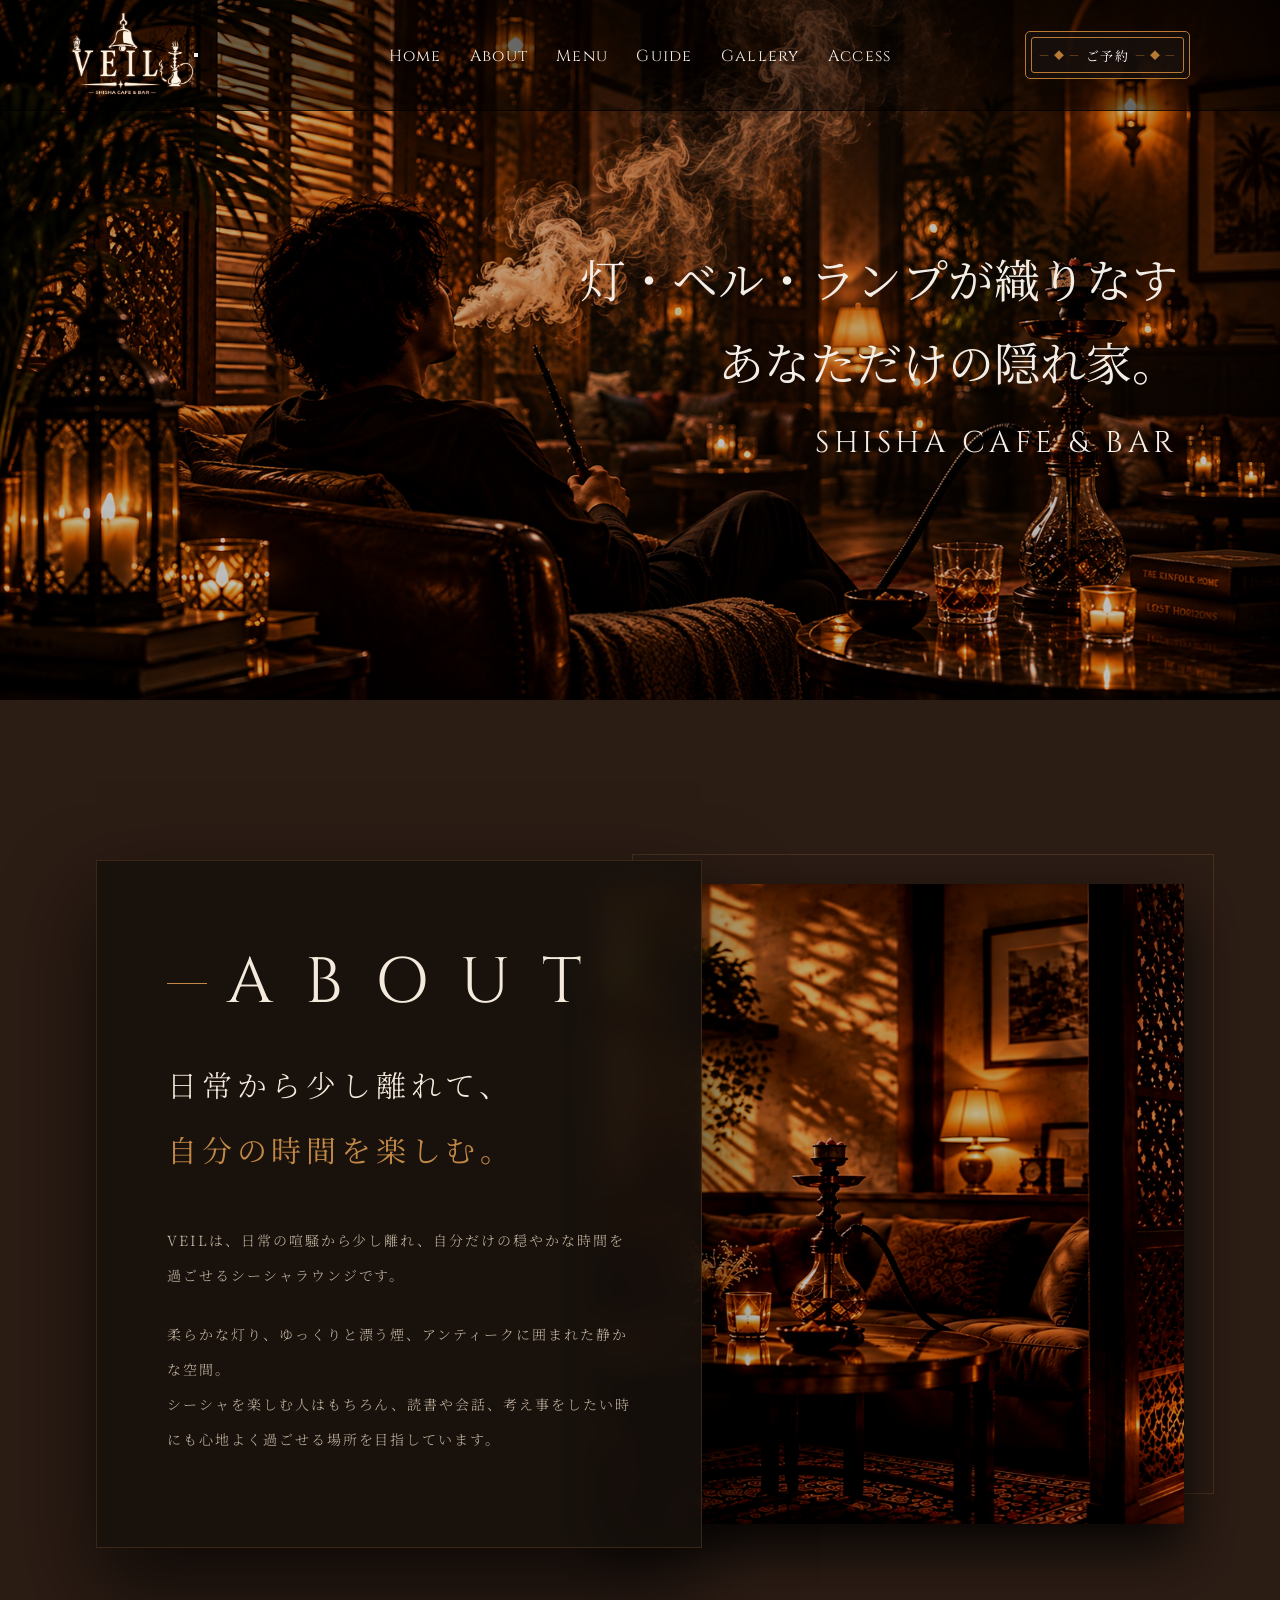
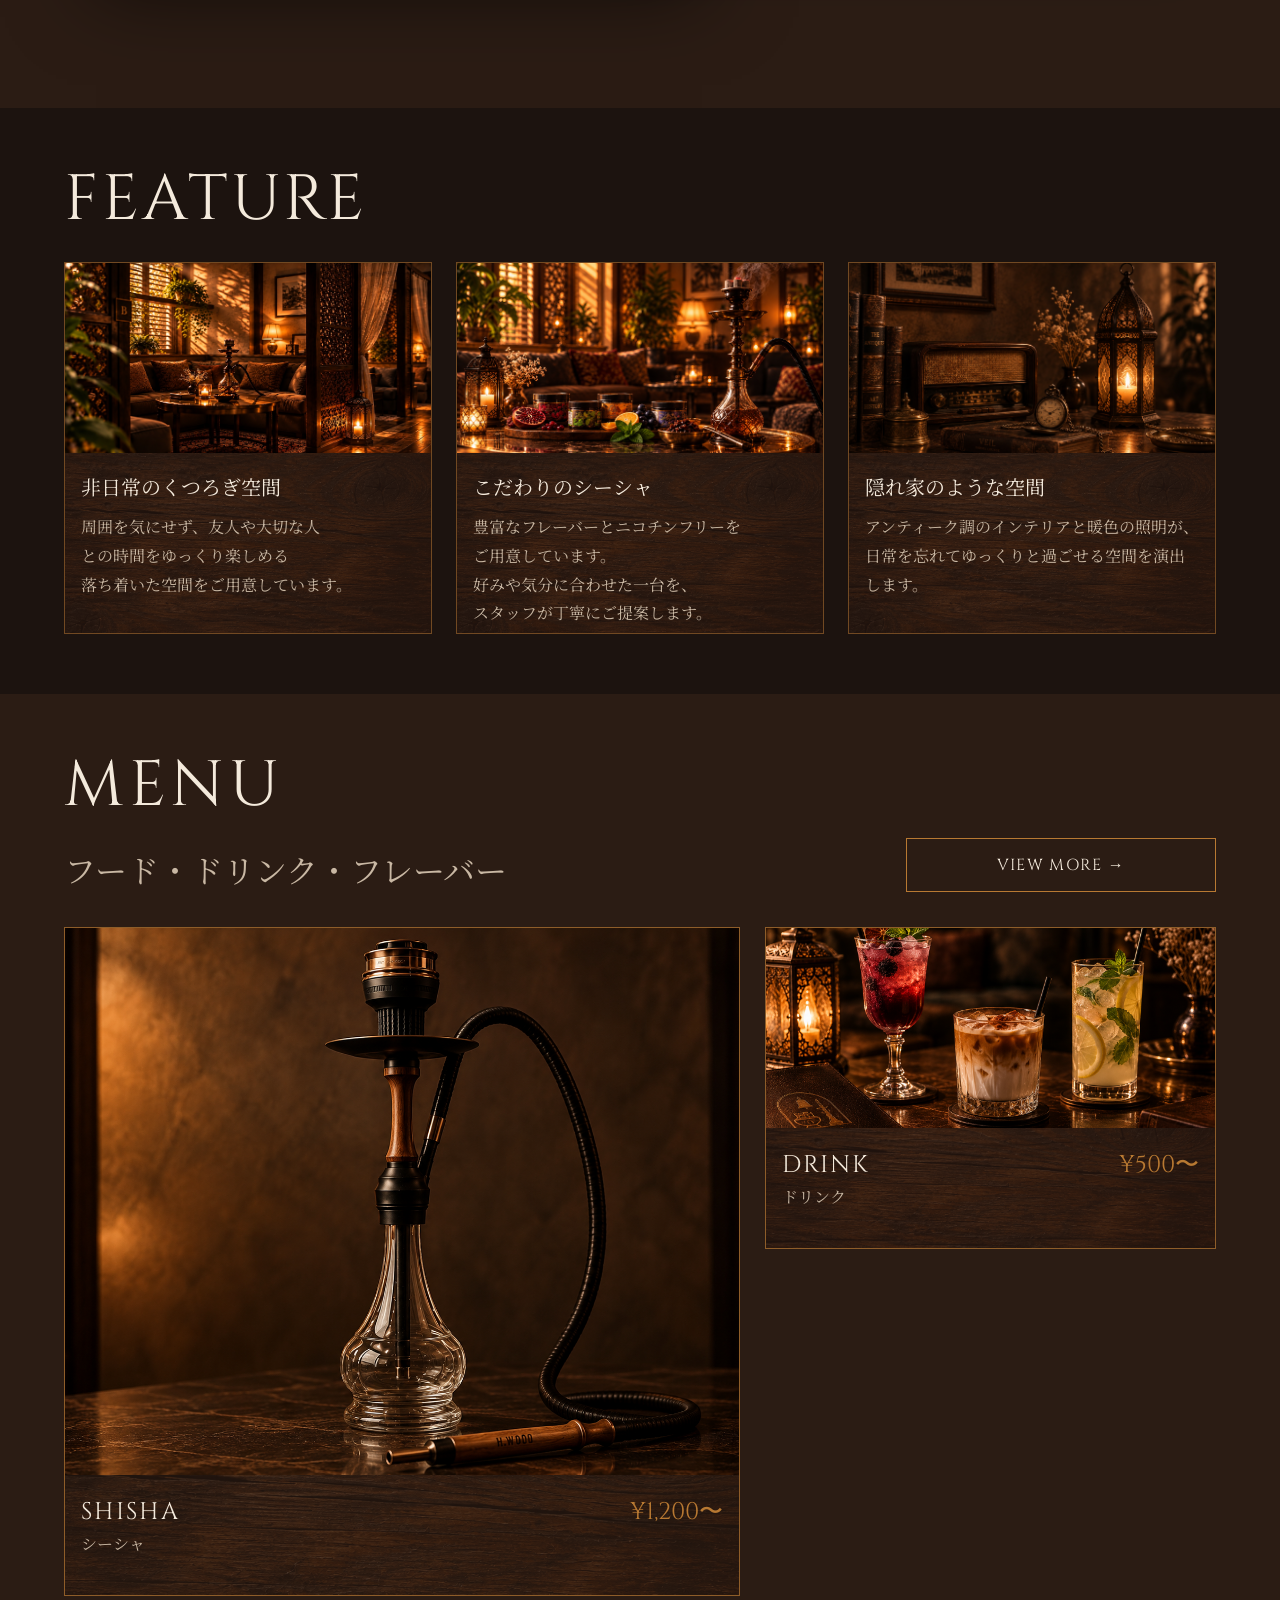
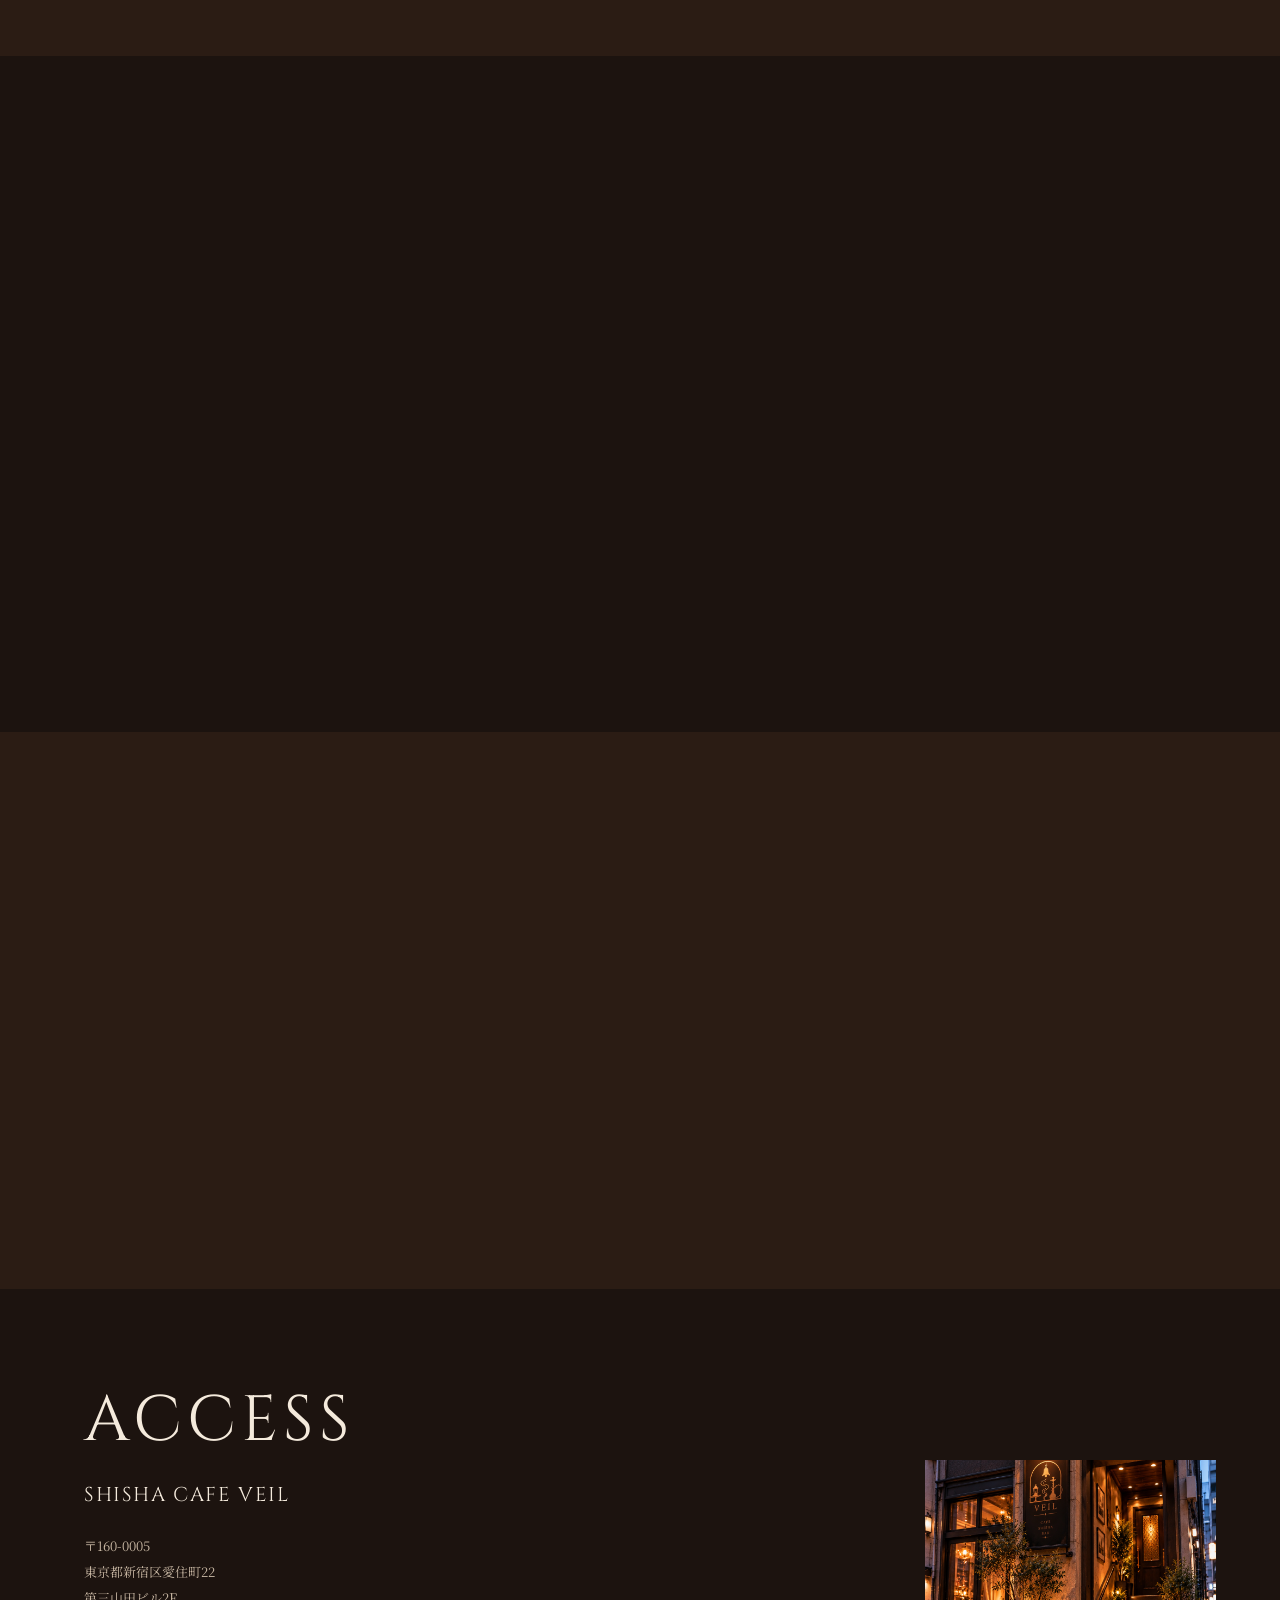
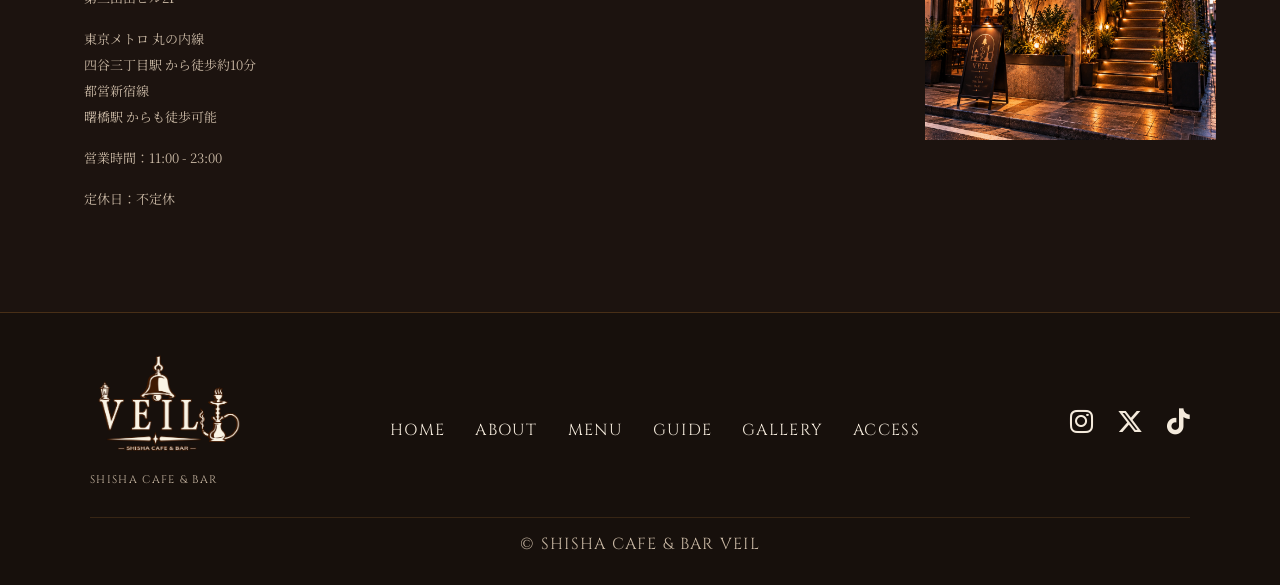
<file: index.html>
<!DOCTYPE html>
<html lang="ja">

<head>
    <meta charset="UTF-8">
    <meta name="viewport" content="width=device-width, initial-scale=1.0">

    <meta name="robots" content="noindex">

    <title>VEIL | SHISHA CAFE & BAR</title>

    <link rel="preconnect" href="https://fonts.googleapis.com">
    <link rel="preconnect" href="https://fonts.gstatic.com" crossorigin>

    <link
        href="https://fonts.googleapis.com/css2?family=Cinzel:wght@400;500;600&family=Noto+Serif+JP:wght@400;500;600&display=swap"
        rel="stylesheet">

    <link rel="stylesheet" href="https://cdnjs.cloudflare.com/ajax/libs/font-awesome/6.7.2/css/all.min.css">

    <link rel="stylesheet" href="css/reset.css">
    <link rel="stylesheet" href="css/common.css">
    <link rel="stylesheet" href="css/style.css">

</head>


<body>

    <header class="header">

        <div class="header__inner">

            <a href="index.html" class="header__logo">
                <img src="images/common/logo.png" alt="VEIL">
            </a>

            <nav class="nav">

                <ul class="nav__list">

                    <li>
                        <a href="index.html">Home</a>
                    </li>

                    <li>
                        <a href="#about">About</a>
                    </li>

                    <li>
                        <a href="menu.html">Menu</a>
                    </li>

                    <li>
                        <a href="guide.html">Guide</a>
                    </li>

                    <li>
                        <a href="#gallery">Gallery</a>
                    </li>

                    <li>
                        <a href="#access">Access</a>
                    </li>

                </ul>

            </nav>

            <a href="#" class="reserve-button">

                <span class="reserve-button__deco">
                    ― ◆ ―
                </span>

                <span>
                    ご予約
                </span>

                <span class="reserve-button__deco">
                    ― ◆ ―
                </span>

            </a>

            <button class="hamburger" type="button" aria-label="メニューを開く">

                <span></span>
                <span></span>
                <span></span>

            </button>

            <div class="sp-menu">

                <nav class="sp-menu__nav">

                    <a href="index.html">
                        HOME
                    </a>

                    <a href="#about">
                        ABOUT
                    </a>

                    <a href="menu.html">
                        MENU
                    </a>

                    <a href="guide.html">
                        GUIDE
                    </a>

                    <a href="#gallery">
                        GALLERY
                    </a>

                    <a href="#access">
                        ACCESS
                    </a>

                </nav>

                <a href="#" class="sp-menu__reserve">

                    <span>―</span>
                    <span class="reserve-diamond">◆</span>
                    <span>―</span>

                    <span>ご予約</span>

                    <span>―</span>
                    <span class="reserve-diamond">◆</span>
                    <span>―</span>

                </a>

            </div>

        </div>

    </header>

    <main>


        <section class="hero">
            <div class="hero__content">
                <p class="hero__catch">
                    灯・ベル・ランプが織りなす<br>
                    あなただけの隠れ家。
                </p>

                <p class="hero__sub">
                    SHISHA CAFE & BAR
                </p>
            </div>
        </section>

        <section class="about" id="about">
            <div class="about__inner">
                <!-- 左側：テキストコンテンツ -->
                <div class="about__content js-fade-left">
                    <p class="section-label">ABOUT</p>
                    <h2 class="about__title">
                        日常から少し離れて、<br>
                        <span>自分の時間を楽しむ。</span>
                    </h2>

                    <div class="about__text">
                        <p>VEILは、日常の喧騒から少し離れ、自分だけの穏やかな時間を過ごせるシーシャラウンジです。</p>
                        <p>柔らかな灯り、ゆっくりと漂う煙、アンティークに囲まれた静かな空間。<br>
                            シーシャを楽しむ人はもちろん、読書や会話、考え事をしたい時にも心地よく過ごせる場所を目指しています。</p>
                    </div>
                </div>

                <!-- 右側：メインビジュアル画像 -->
                <div class="about__image js-fade-right">
                    <img src="images/top/about.jpg" alt="VEILの店内">
                </div>
            </div>
        </section>


        <section class="feature" id="feature">
            <div class="feature__inner">
                <p class="section-label js-fade">
                    FEATURE
                </p>
                <div class="feature__list">
                    <article class="feature__item js-fade">
                        <div class="feature__image">
                            <img src="images/top/feature01.jpg" alt="VEILの落ち着いた空間">
                        </div>
                        <div class="feature__body">
                            <h3 class="feature__title">
                                非日常のくつろぎ空間
                            </h3>

                            <p class="feature__text">
                                周囲を気にせず、友人や大切な人<br>
                                との時間をゆっくり楽しめる<br>
                                落ち着いた空間をご用意しています。
                            </p>
                        </div>
                    </article>

                    <article class="feature__item js-fade">
                        <div class="feature__image">
                            <img src="images/top/feature02.jpg" alt="VEILのシーシャ">
                        </div>

                        <div class="feature__body">
                            <h3 class="feature__title">
                                こだわりのシーシャ
                            </h3>

                            <p class="feature__text">
                                豊富なフレーバーとニコチンフリーを<br>
                                ご用意しています。<br>
                                好みや気分に合わせた一台を、<br>
                                スタッフが丁寧にご提案します。
                            </p>
                        </div>
                    </article>

                    <article class="feature__item js-fade">
                        <div class="feature__image">
                            <img src="images/top/feature03.jpg" alt="VEILの店内">
                        </div>

                        <div class="feature__body">
                            <h3 class="feature__title">
                                隠れ家のような空間
                            </h3>

                            <p class="feature__text">
                                アンティーク調のインテリアと暖色の照明が、<br>
                                日常を忘れてゆっくりと過ごせる空間を演出します。
                            </p>
                        </div>
                    </article>
                </div>
            </div>
        </section>

        <section class="menu" id="menu">
            <div class="menu__inner">
                <div class="menu__heading js-fade">
                    <div>
                        <p class="section-label">
                            MENU
                        </p>
                        <p class="menu__category">
                            フード・ドリンク・フレーバー
                        </p>
                    </div>
                    <a href="menu.html" class="menu__button">
                        VIEW MORE →
                    </a>
                </div>
                <div class="menu__list">
                    <article class="menu__item js-fade">
                        <div class="menu__image">
                            <img src="images/top/menu-shisha.jpg" alt="シーシャ">
                        </div>

                        <div class="menu__info">
                            <div class="menu__info-top">
                                <h3>
                                    SHISHA
                                </h3>
                                <span>
                                    ¥1,200〜
                                </span>
                            </div>
                            <p>
                                シーシャ
                            </p>
                        </div>
                    </article>

                    <article class="menu__item js-fade">
                        <div class="menu__image">
                            <img src="images/top/menu-drink.jpg" alt="ドリンク">
                        </div>

                        <div class="menu__info">
                            <div class="menu__info-top">
                                <h3>
                                    DRINK
                                </h3>
                                <span>
                                    ¥500〜
                                </span>
                            </div>
                            <p>
                                ドリンク
                            </p>
                        </div>
                    </article>

                    <article class="menu__item js-fade">
                        <div class="menu__image">
                            <img src="images/top/menu-food.jpg" alt="フード">
                        </div>

                        <div class="menu__info">
                            <div class="menu__info-top">
                                <h3>
                                    FOOD
                                </h3>
                                <span>
                                    ¥650〜
                                </span>
                            </div>
                            <p>
                                フード
                            </p>
                        </div>
                    </article>
                </div>
            </div>
        </section>

        <section class="guide" id="guide">
            <div class="guide__inner">
                <p class="section-label js-fade">
                    GUIDE
                </p>

                <div class="guide__image js-fade-left">
                    <img src="images/top/guide.jpg" alt="シーシャを楽しむ店内">
                </div>

                <div class="guide__content js-fade-right">
                    <h2 class="guide__title">
                        はじめてでも、<br>
                        きっと好きになる。
                    </h2>

                    <p class="guide__text">
                        シーシャの楽しみ方、吸い方、<br>
                        フレーバーの選び方など、<br>
                        初めての方にわかりやすくご紹介いたします。
                        <br><br>
                        わからないことがあれば、<br>
                        スタッフが丁寧にサポートいたしますので、<br>
                        お気軽にお声がけください。
                    </p>
                    <a href="guide.html" class="guide__button">
                        はじめての方へ →
                    </a>
                </div>
                <div class="guide__menu js-fade">
                    <a href="guide.html">
                        シーシャとは？
                    </a>
                    <a href="guide.html">
                        シーシャの楽しみ方
                    </a>
                    <a href="guide.html">
                        シーシャの吸い方
                    </a>
                </div>
            </div>
        </section>

        <section class="gallery" id="gallery">

            <div class="gallery__inner">
                <div class="gallery__heading js-fade">
                    <p class="section-label">
                        GALLERY
                    </p>
                    <button class="gallery__more" type="button">
                        VIEW MORE →
                    </button>
                </div>

                <div class="gallery__slider">
                    <button class="gallery__arrow gallery__arrow--prev" type="button" aria-label="前の画像へ">
                        <i class="fa-solid fa-chevron-left"></i>
                    </button>

                    <div class="gallery__list">
                        <div class="gallery__item js-fade">
                            <img src="images/top/gallery01.jpg" alt="VEILの店内">
                        </div>

                        <div class="gallery__item js-fade">
                            <img src="images/top/gallery02.jpg" alt="VEILの店内">
                        </div>

                        <div class="gallery__item js-fade">
                            <img src="images/top/gallery03.jpg" alt="VEILの店内">
                        </div>

                        <div class="gallery__item js-fade">
                            <img src="images/top/gallery04.jpg" alt="VEILの店内">
                        </div>
                    </div>

                    <button class="gallery__arrow gallery__arrow--next" type="button" aria-label="次の画像へ">
                        <i class="fa-solid fa-chevron-right"></i>
                    </button>
                </div>
            </div>
        </section>

        <div class="gallery-modal" id="galleryModal">
            <div class="gallery-modal__overlay"></div>
            <div class="gallery-modal__content">
                <button class="gallery-modal__close" type="button" aria-label="ギャラリーを閉じる">
                    ×
                </button>

                <p class="gallery-modal__title">
                    GALLERY
                </p>

                <div class="gallery-modal__list">
                    <div class="gallery-modal__item">
                        <img src="images/top/gallery01.jpg" alt="VEILの店内">
                    </div>
                    <div class="gallery-modal__item">
                        <img src="images/top/gallery02.jpg" alt="VEILの店内">
                    </div>
                    <div class="gallery-modal__item">
                        <img src="images/top/gallery03.jpg" alt="VEILの店内">
                    </div>

                    <div class="gallery-modal__item">
                        <img src="images/top/gallery04.jpg" alt="VEILの店内">
                    </div>

                    <div class="gallery-modal__item">
                        <img src="images/top/gallery05.jpg" alt="VEILの店内">
                    </div>

                    <div class="gallery-modal__item">
                        <img src="images/top/gallery06.jpg" alt="VEILの店内">
                    </div>


                    <div class="gallery-modal__item">
                        <img src="images/top/gallery07.jpg" alt="VEILの店内">
                    </div>


                    <div class="gallery-modal__item">
                        <img src="images/top/gallery08.jpg" alt="VEILの店内">
                    </div>
                </div>
            </div>
        </div>

        <section class="access" id="access">
            <div class="access__inner">
                <div class="access__content js-fade-left">
                    <p class="section-label">
                        ACCESS
                    </p>

                    <h2 class="access__title">
                        SHISHA CAFE VEIL
                    </h2>

                    <div class="access__info">
                        <p>
                            〒160-0005<br>
                            東京都新宿区愛住町22<br>
                            第三山田ビル2F
                        </p>

                        <p>
                            東京メトロ 丸の内線<br>
                            四谷三丁目駅 から徒歩約10分<br>
                            都営新宿線<br>
                            曙橋駅 からも徒歩可能
                        </p>


                        <p>
                            営業時間：11:00 - 23:00
                        </p>

                        <p>
                            定休日：不定休
                        </p>

                    </div>
                </div>
                <div class="access__map js-fade-right">
                    <iframe
                        src="https://www.google.com/maps/embed?pb=!1m18!1m12!1m3!1d3240.3979060353995!2d139.71785731169427!3d35.691824672469586!2m3!1f0!2f0!3f0!3m2!1i1024!2i768!4f13.1!3m3!1m2!1s0x60188d5bce063c37%3A0xb548b9250334152f!2z44Kk44Oz44K_44O844OX44Op44OzSVTjgrnjgq_jg7zjg6s!5e0!3m2!1sja!2sjp!4v1790732128035!5m2!1sja!2sjp"
                        width="600" height="450" style="border:0;" allowfullscreen loading="lazy"
                        referrerpolicy="strict-origin-when-cross-origin">
                    </iframe>
                </div>
                <div class="access__image js-fade">
                    <img src="images/top/access.jpg" alt="VEILの外観">
                </div>
            </div>
        </section>
    </main>

    <footer class="footer">
        <div class="footer__inner">
            <div class="footer__logo">
                <a href="index.html">
                    <img src="images/common/logo.png" alt="VEIL">
                </a>

                <p>
                    SHISHA CAFE & BAR
                </p>
            </div>

            <nav class="footer__nav">
                <ul>
                    <li>
                        <a href="index.html">
                            HOME
                        </a>
                    </li>

                    <li>
                        <a href="#about">
                            ABOUT
                        </a>
                    </li>

                    <li>
                        <a href="menu.html">
                            MENU
                        </a>
                    </li>

                    <li>
                        <a href="guide.html">
                            GUIDE
                        </a>
                    </li>

                    <li>
                        <a href="#gallery">
                            GALLERY
                        </a>
                    </li>

                    <li>
                        <a href="#access">
                            ACCESS
                        </a>
                    </li>

                </ul>

            </nav>

            <div class="footer__sns">
                <a href="#" aria-label="Instagram">
                    <i class="fa-brands fa-instagram"></i>
                </a>

                <a href="#" aria-label="X">
                    <i class="fa-brands fa-x-twitter"></i>
                </a>

                <a href="#" aria-label="TikTok">
                    <i class="fa-brands fa-tiktok"></i>
                </a>
            </div>
        </div>

        <div class="footer__bottom">
            <p>
                &copy; SHISHA CAFE & BAR VEIL
            </p>
        </div>
    </footer>

    <script src="js/main.js"></script>

</body>

</html>
</file>
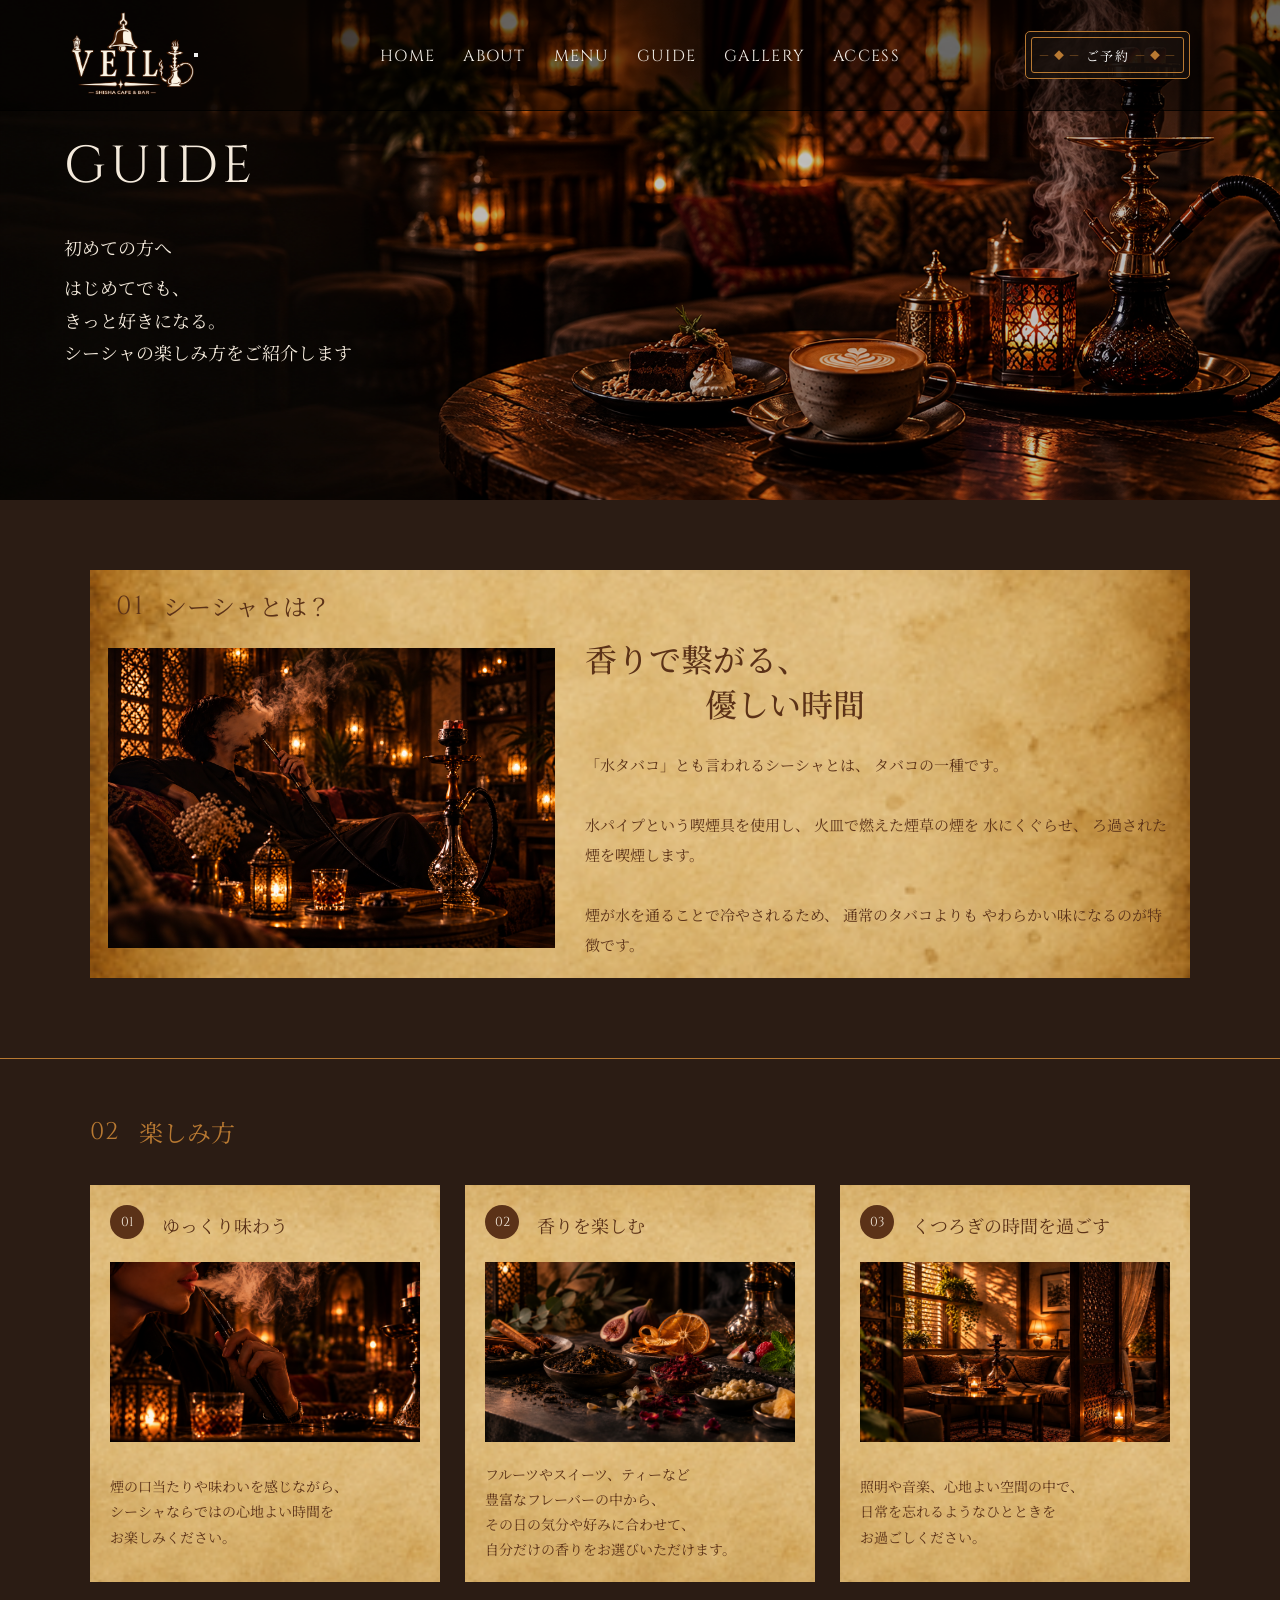
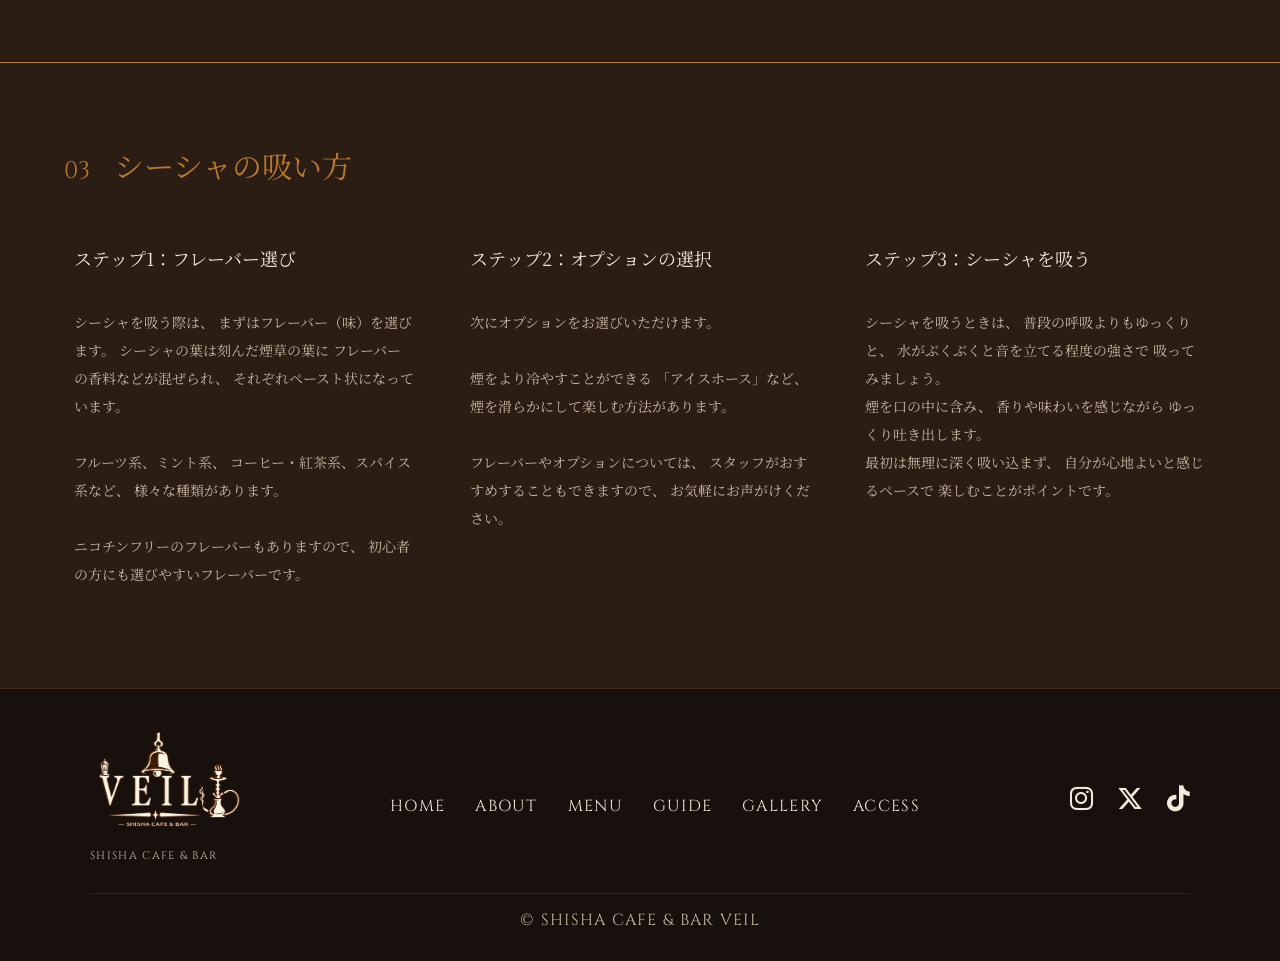
<file: guide.html>
<!DOCTYPE html>
<html lang="ja">

<head>

    <meta charset="UTF-8">
    <meta name="viewport" content="width=device-width, initial-scale=1.0">

    <meta name="robots" content="noindex">

    <title>GUIDE | VEIL SHISHA CAFE & BAR</title>

    <link rel="preconnect" href="https://fonts.googleapis.com">
    <link rel="preconnect" href="https://fonts.gstatic.com" crossorigin>

    <link
        href="https://fonts.googleapis.com/css2?family=Cinzel:wght@400;500;600&family=Noto+Serif+JP:wght@400;500;600&display=swap"
        rel="stylesheet">


    <link rel="stylesheet" href="https://cdnjs.cloudflare.com/ajax/libs/font-awesome/6.7.2/css/all.min.css">

    <link rel="stylesheet" href="css/reset.css">
    <link rel="stylesheet" href="css/common.css">
    <link rel="stylesheet" href="css/style.css">
    <link rel="stylesheet" href="css/guide.css">

</head>

<body>

    <header class="header">
        <div class="header__inner">
            <a href="index.html" class="header__logo">
                <img src="images/common/logo.png" alt="VEIL">
            </a>

            <nav class="nav">
                <ul class="nav__list">
                    <li>
                        <a href="index.html">
                            HOME
                        </a>
                    </li>

                    <li>
                        <a href="index.html#about">
                            ABOUT
                        </a>
                    </li>

                    <li>
                        <a href="menu.html">
                            MENU
                        </a>
                    </li>

                    <li>
                        <a href="guide.html">
                            GUIDE
                        </a>
                    </li>

                    <li>
                        <a href="index.html#gallery">
                            GALLERY
                        </a>
                    </li>

                    <li>
                        <a href="index.html#access">
                            ACCESS
                        </a>
                    </li>

                </ul>

            </nav>

            <a href="#" class="reserve-button">

                <span class="reserve-button__deco">
                    ― ◆ ―
                </span>

                <span>
                    ご予約
                </span>

                <span class="reserve-button__deco">
                    ― ◆ ―
                </span>

            </a>

            <button class="hamburger" type="button" aria-label="メニューを開く">

                <span></span>
                <span></span>
                <span></span>

            </button>

            <div class="sp-menu">

                <nav class="sp-menu__nav">

                    <a href="index.html">
                        HOME
                    </a>

                    <a href="index.html#about">
                        ABOUT
                    </a>

                    <a href="menu.html">
                        MENU
                    </a>

                    <a href="guide.html">
                        GUIDE
                    </a>

                    <a href="index.html#gallery">
                        GALLERY
                    </a>

                    <a href="index.html#access">
                        ACCESS
                    </a>

                </nav>

                <a href="#" class="sp-menu__reserve">

                    <span>―</span>
                    <span class="reserve-diamond">◆</span>
                    <span>―</span>

                    <span>ご予約</span>

                    <span>―</span>
                    <span class="reserve-diamond">◆</span>
                    <span>―</span>

                </a>

            </div>

        </div>

    </header>

    <main class="guide-page">
        <section class="guide-page__hero">
            <div class="guide-page__hero-content">
                <p class="guide-page__hero-title">
                    GUIDE
                </p>
                <div class="guide-page__hero-text">
                    <p>
                        初めての方へ
                    </p>
                    <p>
                        はじめてでも、<br>
                        きっと好きになる。<br>
                        シーシャの楽しみ方をご紹介します
                    </p>
                </div>
            </div>
        </section>
        <section class="guide-page__section guide-page__section--01">
            <div class="guide-page__panel">
                <div class="guide-page__heading js-fade">
                    <p class="guide-page__number">
                        01
                    </p>
                    <h2 class="guide-page__title">
                        シーシャとは？
                    </h2>
                </div>
                <div class="guide-page__body">
                    <div class="guide-page__image js-fade-left">
                        <img src="images/guide/shisha.jpg" alt="シーシャとは">
                    </div>
                    <div class="guide-page__body-content js-fade-right">
                        <div class="guide-page__lead">
                            <span>
                                香りで繋がる、
                            </span>

                            <br>

                            <span>
                                優しい時間
                            </span>

                        </div>
                        <div class="guide-page__text">

                            <p>
                                「水タバコ」とも言われるシーシャとは、
                                タバコの一種です。
                                <br><br>
                                水パイプという喫煙具を使用し、
                                火皿で燃えた煙草の煙を
                                水にくぐらせ、
                                ろ過された煙を喫煙します。
                                <br><br>
                                煙が水を通ることで冷やされるため、
                                通常のタバコよりも
                                やわらかい味になるのが特徴です。
                            </p>
                        </div>
                    </div>
                </div>
            </div>
        </section>

        <section class="guide-page__section guide-page__section--enjoy">
            <div class="guide-page__inner">
                <div class="js-fade">
                    <p class="guide-page__number">
                        02
                    </p>
                    <h2 class="guide-page__title">
                        楽しみ方
                    </h2>
                </div>

                <div class="guide-page__cards">
                    <article class="guide-page__card js-fade">

                        <p class="guide-page__card-number">
                            01
                        </p>

                        <div class="guide-page__card-image">
                            <img src="images/guide/enjoy01.jpg" alt="ゆっくり味わう">
                        </div>

                        <h3>
                            ゆっくり味わう
                        </h3>

                        <p>
                            煙の口当たりや味わいを感じながら、<br>
                            シーシャならではの心地よい時間を<br>
                            お楽しみください。
                        </p>
                    </article>

                    <article class="guide-page__card js-fade">
                        <p class="guide-page__card-number">
                            02
                        </p>
                        <div class="guide-page__card-image">
                            <img src="images/guide/enjoy02.jpg" alt="香りを楽しむ">
                        </div>

                        <h3>
                            香りを楽しむ
                        </h3>

                        <p>
                            フルーツやスイーツ、ティーなど<br>
                            豊富なフレーバーの中から、<br>
                            その日の気分や好みに合わせて、<br>
                            自分だけの香りをお選びいただけます。
                        </p>
                    </article>

                    <article class="guide-page__card js-fade">
                        <p class="guide-page__card-number">
                            03
                        </p>
                        <div class="guide-page__card-image">
                            <img src="images/guide/enjoy03.jpg" alt="くつろぎの時間">
                        </div>

                        <h3>
                            くつろぎの時間を過ごす
                        </h3>

                        <p>
                            照明や音楽、心地よい空間の中で、<br>
                            日常を忘れるようなひとときを<br>
                            お過ごしください。
                        </p>
                    </article>
                </div>
            </div>
        </section>

        <section class="guide-page__howto">
            <div class="guide-page__inner">
                <h2 class="guide-page__section-title js-fade">
                    <span>
                        03
                    </span>
                    シーシャの吸い方
                </h2>
                <div class="guide-page__steps">
                    <article class="guide-page__step js-fade-left">

                        <h3>
                            ステップ1：フレーバー選び
                        </h3>

                        <p>
                            シーシャを吸う際は、
                            まずはフレーバー（味）を選びます。
                            シーシャの葉は刻んだ煙草の葉に
                            フレーバーの香料などが混ぜられ、
                            それぞれペースト状になっています。
                            <br><br>
                            フルーツ系、ミント系、
                            コーヒー・紅茶系、スパイス系など、
                            様々な種類があります。
                            <br><br>
                            ニコチンフリーのフレーバーもありますので、
                            初心者の方にも選びやすいフレーバーです。
                        </p>
                    </article>

                    <article class="guide-page__step js-fade">

                        <h3>
                            ステップ2：オプションの選択
                        </h3>

                        <p>
                            次にオプションをお選びいただけます。
                            <br><br>
                            煙をより冷やすことができる
                            「アイスホース」など、
                            煙を滑らかにして楽しむ方法があります。
                            <br><br>
                            フレーバーやオプションについては、
                            スタッフがおすすめすることもできますので、
                            お気軽にお声がけください。
                        </p>
                    </article>

                    <article class="guide-page__step js-fade-right">
                        <h3>
                            ステップ3：シーシャを吸う
                        </h3>

                        <p>
                            シーシャを吸うときは、
                            普段の呼吸よりもゆっくりと、
                            水がぶくぶくと音を立てる程度の強さで
                            吸ってみましょう。
                            <br>
                            煙を口の中に含み、
                            香りや味わいを感じながら
                            ゆっくり吐き出します。
                            <br>
                            最初は無理に深く吸い込まず、
                            自分が心地よいと感じるペースで
                            楽しむことがポイントです。
                        </p>
                    </article>
                </div>
            </div>
        </section>
    </main>

    <footer class="footer">
        <div class="footer__inner">
            <div class="footer__logo">
                <a href="index.html">
                    <img src="images/common/logo.png" alt="VEIL">
                </a>
                <p>
                    SHISHA CAFE & BAR
                </p>
            </div>

            <nav class="footer__nav">
                <ul>
                    <li>
                        <a href="index.html">
                            HOME
                        </a>
                    </li>

                    <li>
                        <a href="index.html#about">
                            ABOUT
                        </a>
                    </li>

                    <li>
                        <a href="menu.html">
                            MENU
                        </a>
                    </li>

                    <li>
                        <a href="guide.html">
                            GUIDE
                        </a>
                    </li>

                    <li>
                        <a href="index.html#gallery">
                            GALLERY
                        </a>
                    </li>

                    <li>
                        <a href="index.html#access">
                            ACCESS
                        </a>
                    </li>
                </ul>
            </nav>

            <div class="footer__sns">
                <a href="#" aria-label="Instagram">
                    <i class="fa-brands fa-instagram"></i>
                </a>

                <a href="#" aria-label="X">
                    <i class="fa-brands fa-x-twitter"></i>
                </a>

                <a href="#" aria-label="TikTok">
                    <i class="fa-brands fa-tiktok"></i>
                </a>
            </div>
        </div>

        <div class="footer__bottom">
            <p>
                &copy; SHISHA CAFE & BAR VEIL
            </p>
        </div>
    </footer>

    <script src="js/main.js"></script>
</body>

</html>
</file>
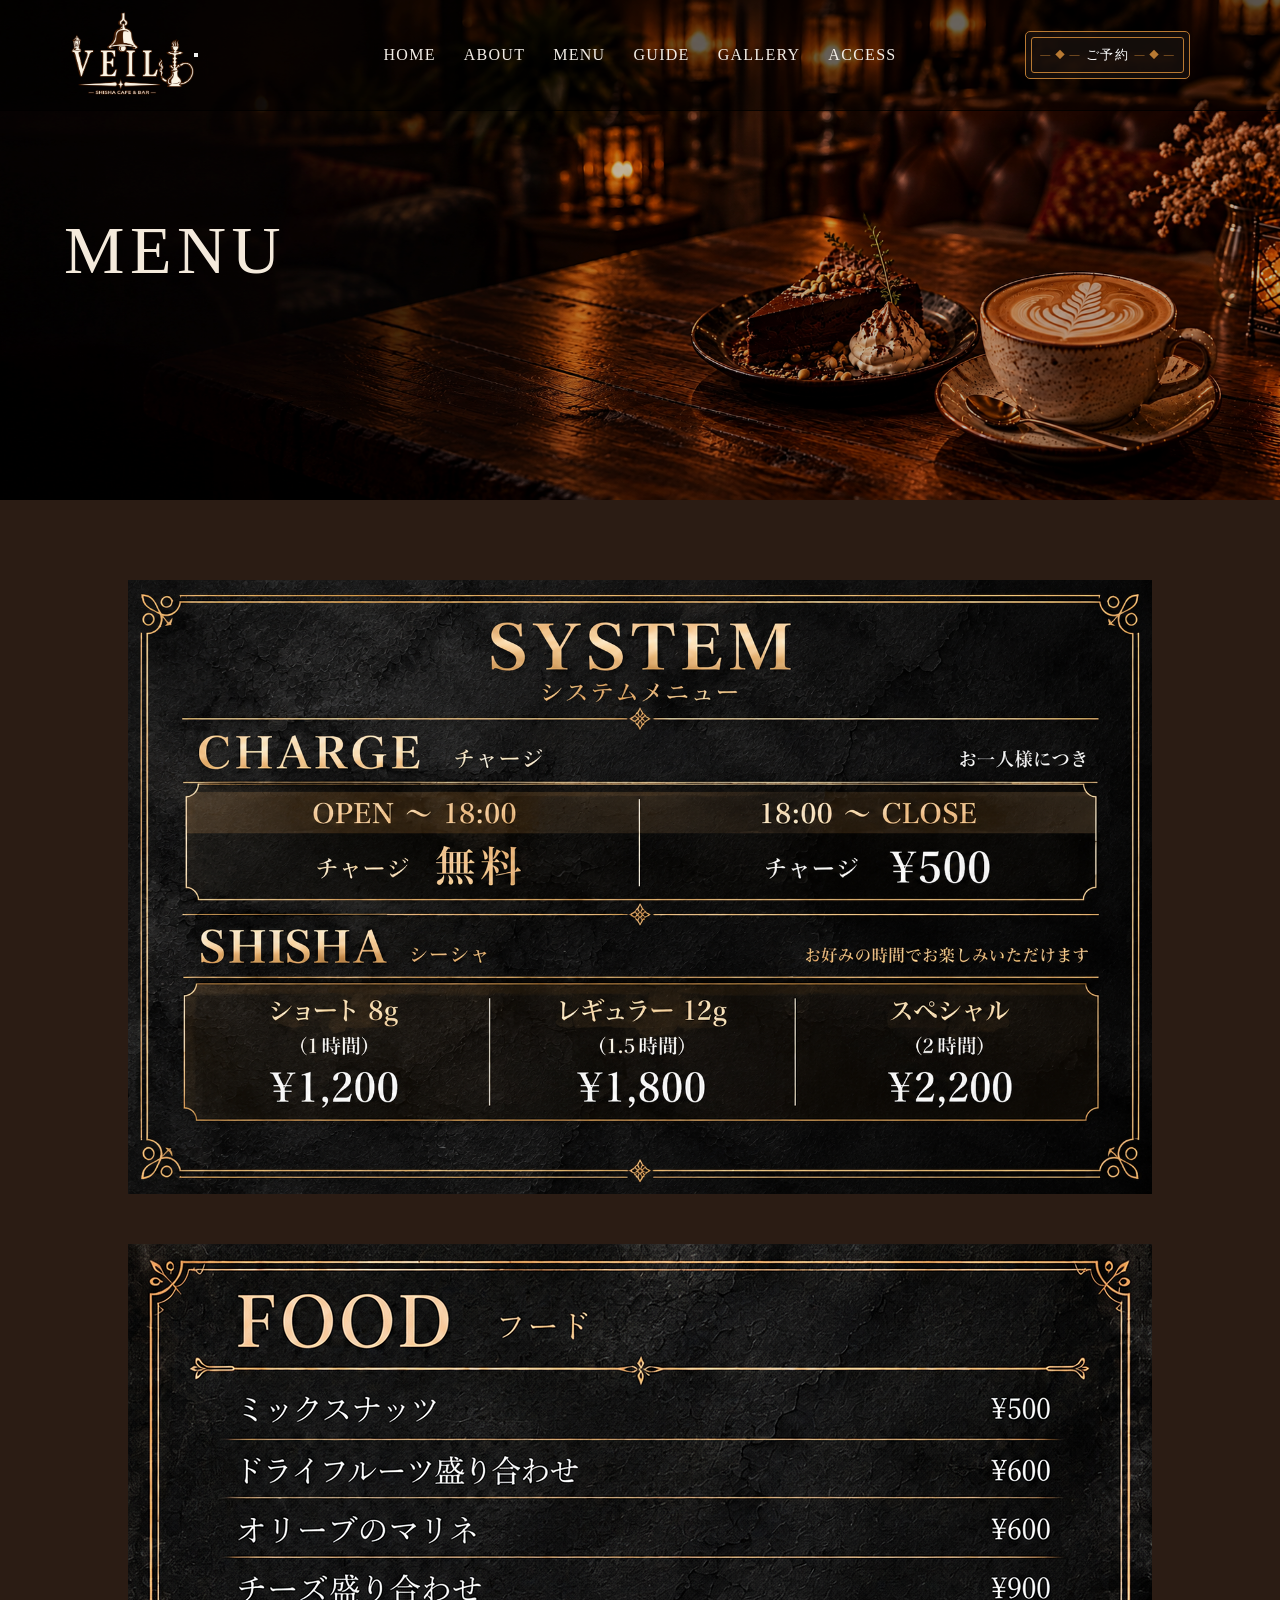
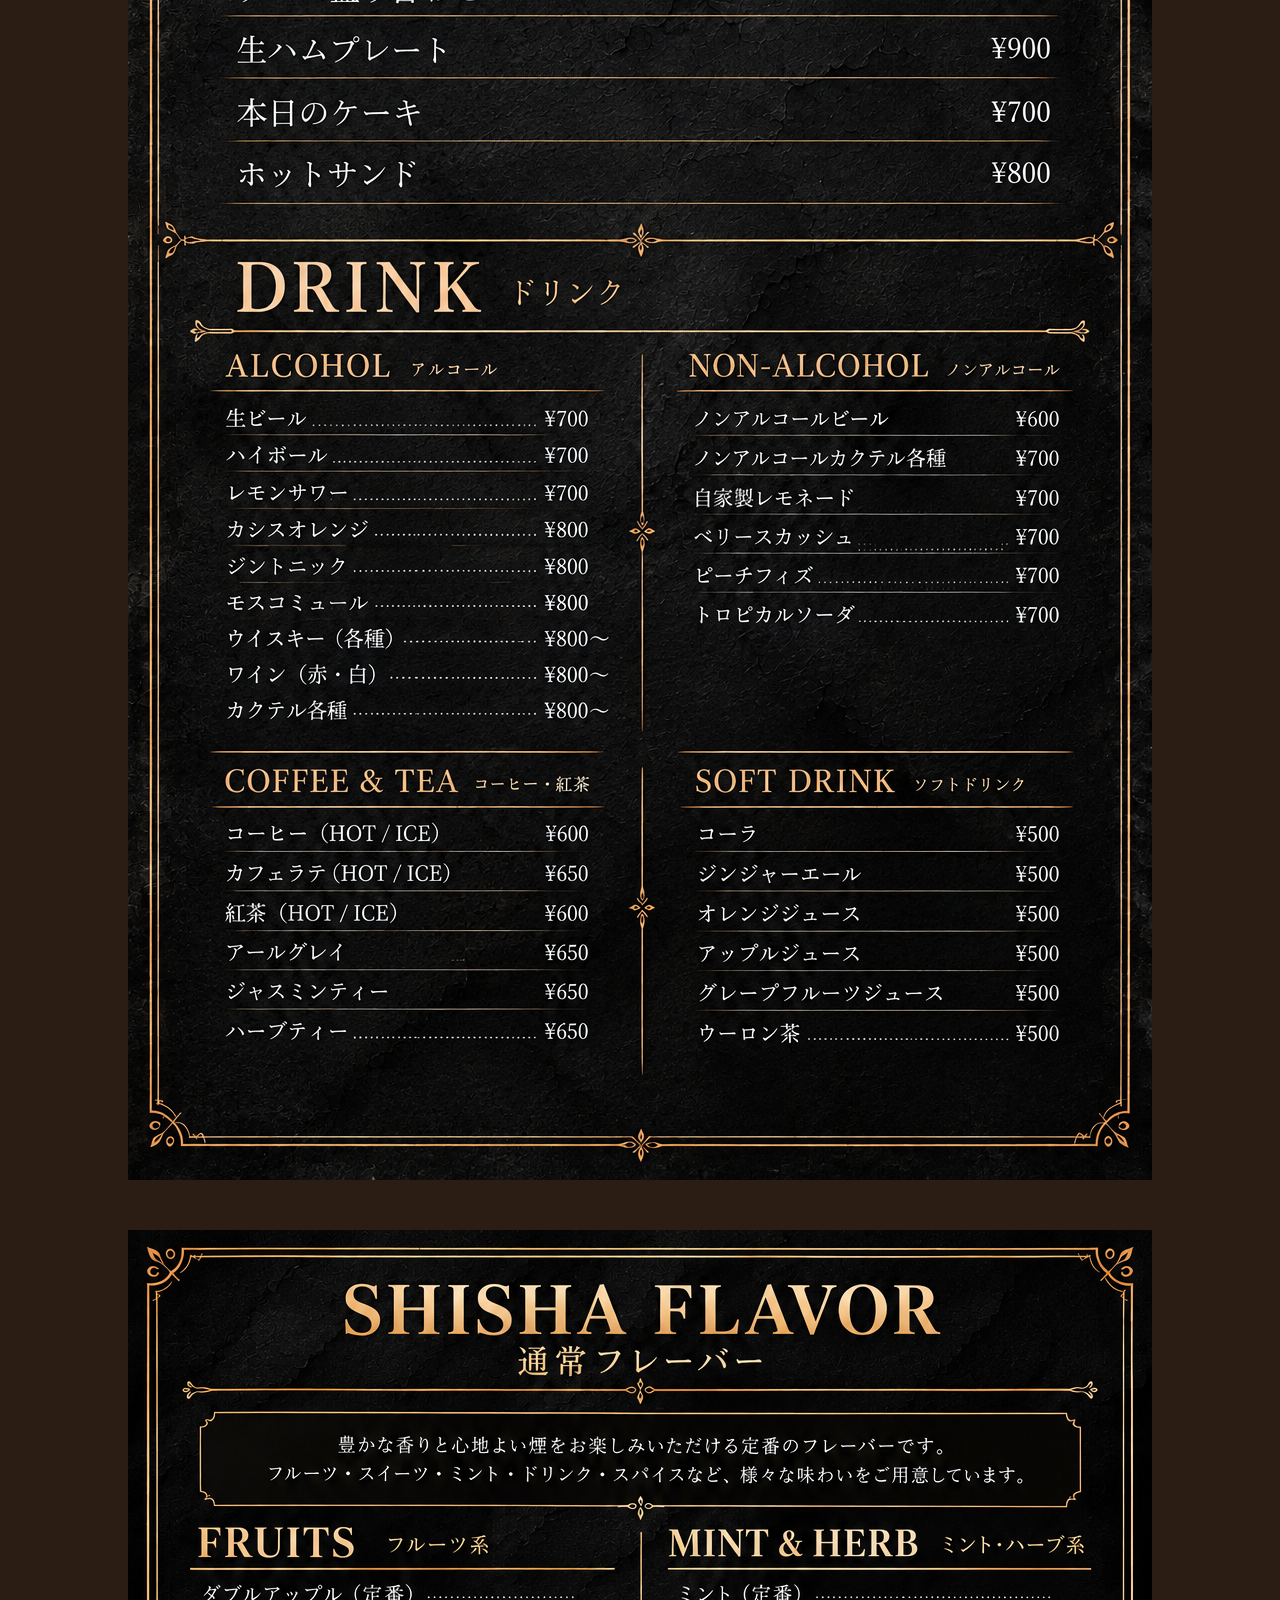
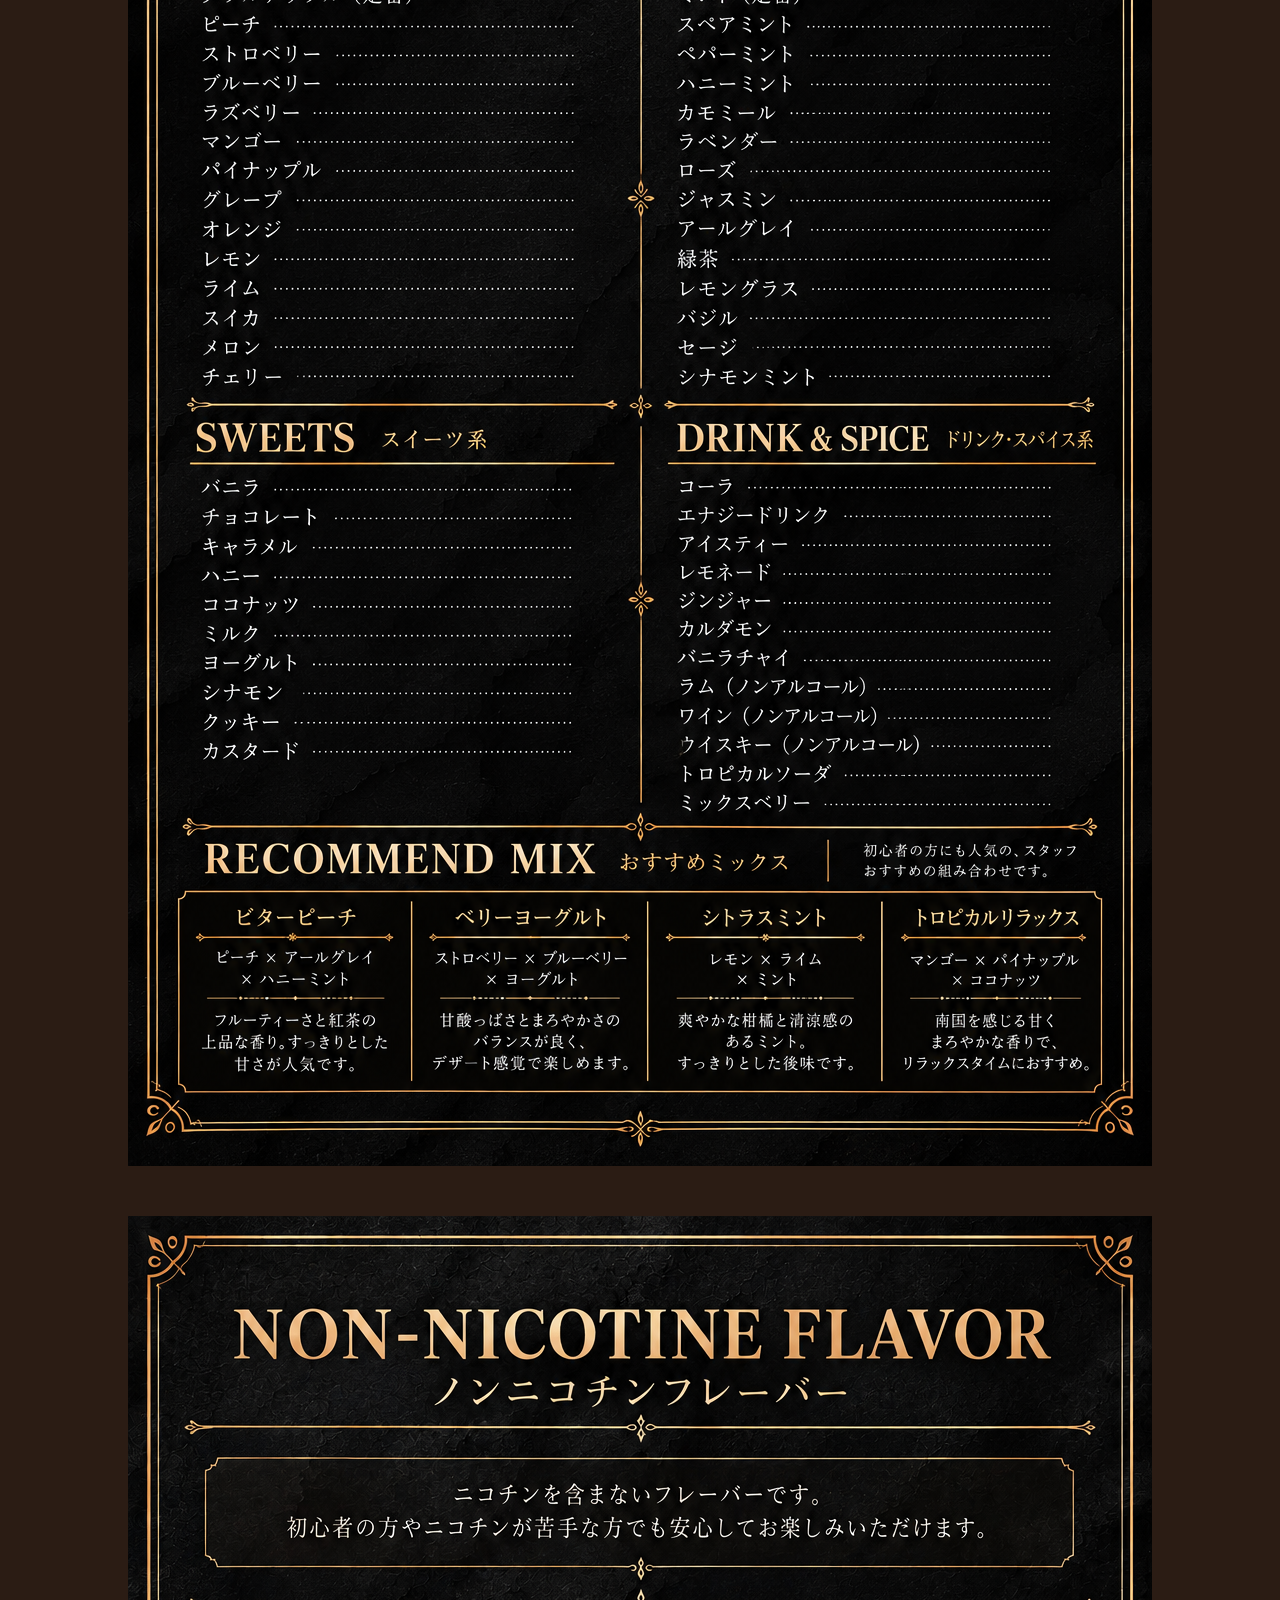
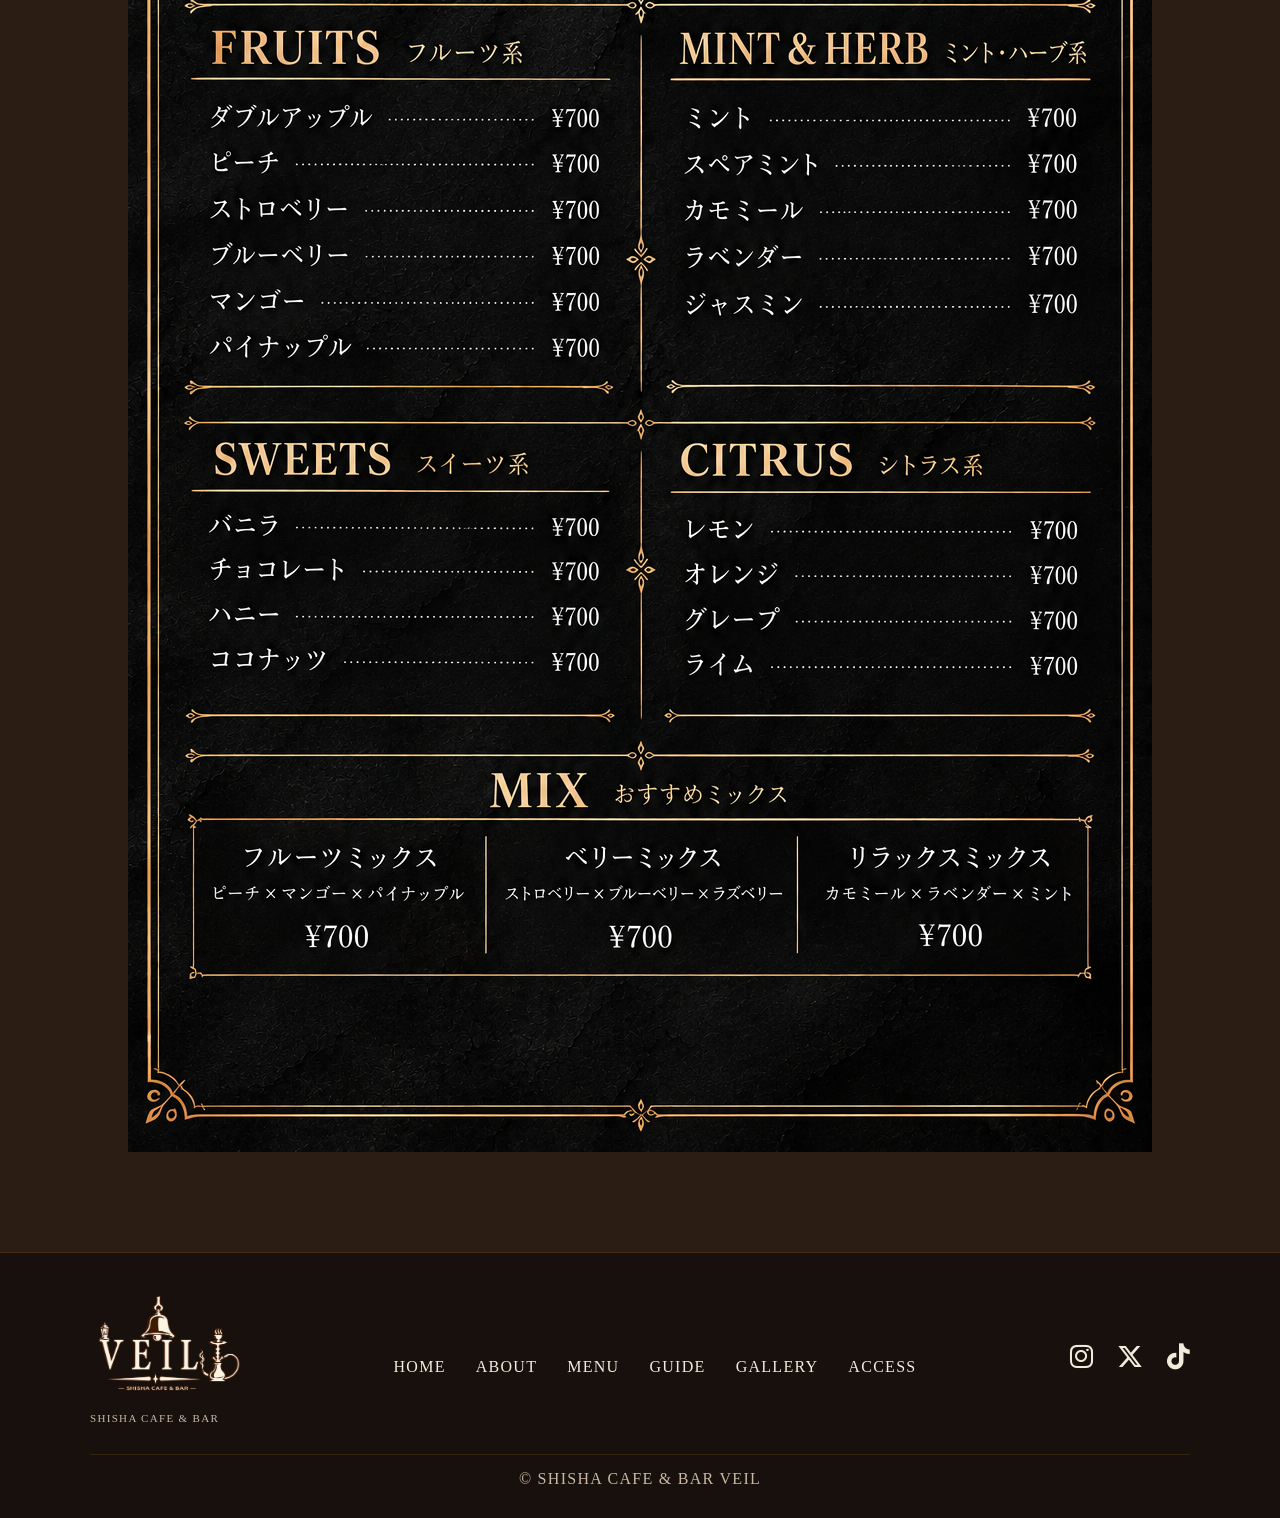
<file: menu.html>
<!DOCTYPE html>
<html lang="ja">

<head>

    <meta charset="UTF-8">

    <meta name="viewport" content="width=device-width, initial-scale=1.0">

    <meta name="robots" content="noindex">


    <title>
        MENU | VEIL SHISHA CAFE & BAR
    </title>

    <link rel="preconnect" href="https://fonts.googleapis.com">
    <link rel="preconnect" href="https://fonts.gstatic.com" crossorigin>
    <linkhref="https:
        //fonts.googleapis.com/css2?family=Cinzel:wght@400;500;600&family=Noto+Serif+JP:wght@400;500;600&display=swap"rel="stylesheet">

        <link rel="stylesheet" href="https://cdnjs.cloudflare.com/ajax/libs/font-awesome/6.7.2/css/all.min.css">
        <link rel="stylesheet" href="css/reset.css">
        <link rel="stylesheet" href="css/common.css">
        <link rel="stylesheet" href="css/style.css">
        <link rel="stylesheet" href="css/menu.css">
</head>

<body>
    <header class="header">
        <div class="header__inner">
            <a href="index.html" class="header__logo">
                <img src="images/common/logo.png" alt="VEIL">
            </a>

            <nav class="nav">
                <ul class="nav__list">
                    <li>
                        <a href="index.html">
                            HOME
                        </a>
                    </li>

                    <li>
                        <a href="index.html#about">
                            ABOUT
                        </a>
                    </li>

                    <li>
                        <a href="menu.html">
                            MENU
                        </a>
                    </li>

                    <li>
                        <a href="guide.html">
                            GUIDE
                        </a>
                    </li>

                    <li>
                        <a href="index.html#gallery">
                            GALLERY
                        </a>
                    </li>

                    <li>
                        <a href="index.html#access">
                            ACCESS
                        </a>
                    </li>
                </ul>
            </nav>

            <a href="#" class="reserve-button">
                <span class="reserve-button__deco">
                    ― ◆ ―
                </span>

                <span>
                    ご予約
                </span>

                <span class="reserve-button__deco">
                    ― ◆ ―
                </span>
            </a>

            <button class="hamburger" type="button" aria-label="メニューを開く">

                <span></span>
                <span></span>
                <span></span>

            </button>

            <div class="sp-menu">

                <nav class="sp-menu__nav">

                    <a href="index.html">
                        HOME
                    </a>

                    <a href="index.html#about">
                        ABOUT
                    </a>

                    <a href="menu.html">
                        MENU
                    </a>

                    <a href="guide.html">
                        GUIDE
                    </a>

                    <a href="index.html#gallery">
                        GALLERY
                    </a>

                    <a href="index.html#access">
                        ACCESS
                    </a>

                </nav>

                <a href="#" class="sp-menu__reserve">

                    <span>―</span>
                    <span class="reserve-diamond">◆</span>
                    <span>―</span>

                    <span>
                        ご予約
                    </span>

                    <span>―</span>
                    <span class="reserve-diamond">◆</span>
                    <span>―</span>

                </a>

            </div>

        </div>

    </header>

    <main class="menu-page">
        <section class="menu-page__hero">

            <div class="menu-page__hero-content">

                <p class="menu-page__hero-title">
                    MENU
                </p>

            </div>

        </section>

        <section class="menu-page__content">
            <div class="menu-page__image js-fade">
                <img src="images/menu/system.jpg" alt="SYSTEM">
            </div>
            <div class="menu-page__image js-fade">

                <img src="images/menu/food-drink.jpg" alt="FOOD DRINK">

            </div>
            <div class="menu-page__image js-fade">

                <img src="images/menu/shisha-flavor.jpg" alt="SHISHA FLAVOR">

            </div>

            <div class="menu-page__image js-fade">
                <img src="images/menu/non-nicotine-flavor.jpg" alt="NON-NICOTINE FLAVOR">

            </div>
        </section>
    </main>

    <footer class="footer">
        <div class="footer__inner">
            <div class="footer__logo">
                <a href="index.html">
                    <img src="images/common/logo.png" alt="VEIL">
                </a>
                <p>
                    SHISHA CAFE & BAR
                </p>
            </div>
            <nav class="footer__nav">
                <ul>
                    <li>
                        <a href="index.html">
                            HOME
                        </a>
                    </li>
                    <li>
                        <a href="index.html#about">
                            ABOUT
                        </a>
                    </li>

                    <li>
                        <a href="menu.html">
                            MENU
                        </a>
                    </li>

                    <li>
                        <a href="guide.html">
                            GUIDE
                        </a>
                    </li>

                    <li>
                        <a href="index.html#gallery">
                            GALLERY
                        </a>
                    </li>

                    <li>
                        <a href="index.html#access">
                            ACCESS
                        </a>
                    </li>
                </ul>
            </nav>

            <div class="footer__sns">

                <a href="#" aria-label="Instagram">

                    <i class="fa-brands fa-instagram"></i>

                </a>


                <a href="#" aria-label="X">

                    <i class="fa-brands fa-x-twitter"></i>

                </a>


                <a href="#" aria-label="TikTok">

                    <i class="fa-brands fa-tiktok"></i>

                </a>

            </div>

        </div>



        <!-- Footer Bottom -->

        <div class="footer__bottom">

            <p>
                &copy; SHISHA CAFE & BAR VEIL
            </p>

        </div>

    </footer>

    <script src="js/main.js"></script>

</body>

</html>
</file>
<file: css/common.css>
:root {
    --color-bg: #241710;
    --color-bg-dark: #17100c;
    --color-brown: #5a2a0d;
    --color-gold: #b87932;
    --color-text: #f4eadc;
    --color-sub-text: #c8b8a6;
    --font-jp: "Noto Serif JP", serif;
    --font-en: "Cinzel", serif;
    --content-width: 1200px;
}

body {
    background-color: var(--color-bg);
    color: var(--color-text);
    font-family: var(--font-jp);
}

a {
    transition: opacity 0.3s ease;
}

a:hover {
    opacity: 0.7;
}

.reserve-button {
    position: absolute;
    right: 48px;
    width: 165px;
    height: 48px;
    display: flex;
    align-items: center;
    justify-content: center;
    gap: 6px;
    border: 1px solid var(--color-gold);
    border-radius: 5px;
    background-color: rgba(23, 16, 12, 0.85);
    color: var(--color-text);
    font-family: var(--font-jp);
    font-size: 16px;
    font-weight: 400;
    letter-spacing: 0.08em;
    white-space: nowrap;
    transition: 0.3s ease;
}

/* 外側の青いような二重線を作る */
.reserve-button::before {
    content: "";
    position: absolute;
    inset: 5px;
    border: 1px solid var(--color-gold);
    border-radius: 3px;
    pointer-events: none;
}

.reserve-button__deco {
    color: var(--color-gold);
    font-size: 10px;
    line-height: 1;
    flex-shrink: 0;
}

.reserve-button:hover {
    background-color: rgba(184, 121, 50, 0.25);
    opacity: 1;
}

.footer {
    padding: 20px 0 10px;
    background-color: var(--color-bg-dark);
    border-top: 1px solid rgba(184, 121, 50, 0.6);
}

.footer__inner {
    width: min(var(--content-width), 90%);
    margin: 0 auto;
    display: flex;
    align-items: center;
    justify-content: space-between;
}

.footer__logo {
    display: inline-block;
    width: 150px;
}

.footer__logo img {
    width: 100%;
}

.footer__nav {
    margin-top: 18px;
}

.footer__nav ul {
    display: flex;
    justify-content: center;
    align-items: center;
    gap: 30px;
}

.footer__nav a {
    font-family: var(--font-en);
    font-size: 12px;
    letter-spacing: 0.08em;
    color: var(--color-text);
}

.footer__copy {
    margin-top: 18px;
    font-family: var(--font-en);
    font-size: 10px;
    letter-spacing: 0.08em;
    color: var(--color-sub-text);
}

.footer__sns {
    margin-top: 0;
    display: flex;
    align-items: center;
    gap: 28px;
}

.footer__sns a {
    color: var(--color-text);
    font-size: 28px;
}

.footer__sns a:hover {
    color: var(--color-gold);
    opacity: 1;
}

.footer__sns-link {
    display: flex;
    align-items: center;
    justify-content: center;

    width: 32px;
    height: 32px;

    transition: opacity 0.3s ease;
}

.footer__sns-link img {
    width: 100%;
    height: 100%;
    object-fit: contain;
}

.footer__sns-link:hover {
    opacity: 0.6;
}
</file>
<file: css/style.css>
:root {
    --color-bg: #2b1c14;
    --color-bg-dark: #1c130f;
    --color-brown: #6b2f08;
    --color-gold: #b87932;
    --color-text: #f4eadc;
    --color-sub-text: #c9b8a4;
    --color-white: #f2ede6;
    --font-serif: "Noto Serif JP", serif;
    --font-jp: "Noto Serif JP", serif;
    --font-en: "Cinzel", serif;
    --content-width: 1200px;
    --transition-fast: 0.3s ease;
    --transition-normal: 0.6s ease;
    --transition-slow: 1s ease;
}

* {
    margin: 0;
    padding: 0;
    box-sizing: border-box;
}

html {
    scroll-behavior: smooth;
}

body {
    background-color: var(--color-bg);
    color: var(--color-text);
    font-family: var(--font-serif);
}

img {
    width: 100%;
    height: auto;
    display: block;
}

a {
    color: inherit;
    text-decoration: none;
}

button {
    font: inherit;
}

section {
    scroll-margin-top: 80px;
}

.hero {
    position: relative;

    min-height: 700px;

    background-image: url("../images/top/hero.jpg");
    background-size: cover;
    background-position: center;

    overflow: hidden;

    animation:
        heroZoom 12s ease-in-out infinite alternate;
}

@keyframes heroZoom {

    from {
        transform: scale(1);
    }

    to {
        transform: scale(1.03);
    }
}

.hero::before {
    content: "";
    position: absolute;
    inset: 0;
    background-color: rgba(0, 0, 0, 0.25);
    z-index: 0;
}

.hero__content {
    position: absolute;
    top: 50%;
    right: 8%;
    transform: translateY(-50%);
    text-align: right;
    z-index: 2;
}

.hero__catch {
    font-family: var(--font-jp);

    font-size: 46px;
    font-weight: 400;
    line-height: 1.8;

    color: var(--color-white);
}

.hero__sub {
    margin-top: 20px;

    font-family: var(--font-en);

    font-size: 30px;
    letter-spacing: 0.15em;

    color: var(--color-white);
}

.hero__smoke {
    position: absolute;
    left: 25%;
    bottom: 15%;
    width: 180px;
    z-index: 1;
    pointer-events: none;
    opacity: 0.4;
}

.hero__smoke img {
    width: 100%;
    height: auto;
    display: block;
    animation: smokeFloat 6s ease-in-out infinite;
}

.header {
    position: fixed;
    top: 0;
    left: 0;
    width: 100%;
    z-index: 100;
    background-color: rgba(0, 0, 0, 0.45);
    border-bottom: 1px solid rgba(0, 0, 0, 0.7);
}

.header__inner {
    width: min(var(--content-width), 90%);
    margin: 0 auto;
    padding: 10px 0;
    display: flex;
    align-items: center;
}

.header__logo {
    width: 130px;
}

.header__logo img {
    width: 100%;
}

.nav {
    position: absolute;
    left: 50%;
    transform: translateX(-50%);
}

.nav__list {
    display: flex;
    align-items: center;
    gap: 28px;
}

.nav__list a {
    font-family: var(--font-en);
    font-size: 16px;
    letter-spacing: 0.08em;
    color: var(--color-white);
    transition: color var(--transition-fast);
}

.nav__list a:hover {
    color: var(--color-gold);
}

.reserve-button {
    position: absolute;
    right: 90px;
    padding: 10px 22px;
    border: 1px solid var(--color-gold);
    color: #fff;
    font-family: var(--font-jp);
    font-size: 13px;
    transition: background-color var(--transition-fast), color var(--transition-fast);
}

.reserve-button:hover {
    background-color: var(--color-gold);
    color: #fff;
}

.section-label {
    margin-bottom: 28px;
    font-family: var(--font-en);
    font-size: 64px;
    font-weight: 400;
    line-height: 1;
    letter-spacing: 0.08em;
    color: var(--color-text);
}

/* ==========================================
   ABOUT SECTION（余白拡張・案Aデザイン）
   ========================================== */

/* 1. セクション全体の上下余白を大幅に拡張 */
.about {
    width: 100%;
    padding: 160px 0;
    /* 上下に広い余白を確保して落ち着いた空気感を演出 */
    position: relative;
    overflow: hidden;
}

/* 2. グリッドレイアウトと外枠コンテナのゆとり設定 */
.about__inner {
    width: min(1200px, 85%);
    /* 画面幅に対して余裕を持たせる */
    margin: 0 auto;
    display: grid;
    grid-template-columns: 1fr 1.15fr;
    /* テキストと画像エリアの比率 */
    align-items: center;
    position: relative;
}

/* 3. 左側テキストブロック（カード風重なりと内部余白） */
.about__content {
    background: rgba(22, 16, 12, 0.88);
    backdrop-filter: blur(16px);
    border: 1px solid rgba(194, 136, 70, 0.2);
    padding: 90px 70px;
    /* 内部のパディングを大きく取る */
    z-index: 3;
    margin-right: -100px;
    /* 画像側へ深く被せる非対称デザイン */
    box-shadow: 0 40px 80px rgba(0, 0, 0, 0.65);
}

/* 4. 見出し・テキスト間の余白・行間 */
.about__content .section-label {
    letter-spacing: 0.5em;
    margin-bottom: 40px;
    /* ラベル下の余白 */
    display: flex;
    align-items: center;
    gap: 20px;
}

.about__content .section-label::before {
    content: "";
    display: inline-block;
    width: 40px;
    height: 1px;
    background-color: #c28846;
}

.about__title {
    font-size: 30px;
    font-weight: 300;
    line-height: 1.95;
    letter-spacing: 0.16em;
    margin-bottom: 45px;
}

.about__title span {
    color: #c28846;
    font-weight: 400;
    display: block;
    margin-top: 6px;
}

.about__text {
    font-size: 14px;
    line-height: 2.5;
    letter-spacing: 0.14em;
    color: #c5b5a2;
    font-weight: 300;
}

.about__text p+p {
    margin-top: 24px;
}

.about__image {
    position: relative;
    height: 640px;
    z-index: 1;
}

.about__image img {
    width: 100%;
    height: 100%;
    object-fit: cover;
    filter: brightness(0.72) contrast(1.1);
    box-shadow: 0 25px 50px rgba(0, 0, 0, 0.85);
}

.about__image::after {
    content: "";
    position: absolute;
    top: -30px;
    right: -30px;
    bottom: 30px;
    left: 30px;
    border: 1px solid rgba(194, 136, 70, 0.2);
    z-index: -1;
    pointer-events: none;
}

.feature {
    padding: 60px 0;
    background-color: var(--color-bg-dark);
}

.feature__inner {
    width: min(var(--content-width), 90%);
    margin: 0 auto;
}

.feature .section-label {
    margin-bottom: 30px;
    font-size: 64px;
    letter-spacing: 0.05em;
}

.feature__list {
    display: grid;
    grid-template-columns: repeat(3, 1fr);
    gap: 24px;
}

.feature__item {
    border: 1px solid rgba(184, 121, 50, 0.5);
    background-color: #2b1b13;
}

.feature__image {
    overflow: hidden;
}

.feature__image img {
    width: 100%;
    height: 190px;
    object-fit: cover;
    transition: transform 0.4s ease;
}

.feature__item:hover .feature__image img {
    transform: scale(1.05);
}

.feature__body {
    position: relative;
    height: 180px;
    padding: 18px 16px 20px;
    overflow: hidden;
}

.feature__body::before {
    content: "";
    position: absolute;
    inset: 0;
    background-image: url("../images/common/texture.png");
    background-size: cover;
    background-position: center;
    opacity: 0.3;
    z-index: 0;
    pointer-events: none;
}

.feature__title {
    position: relative;
    z-index: 1;
    margin: 0;
    font-family: var(--font-jp);
    font-size: 20px;
    font-weight: 400;
    line-height: 1.6;
    color: var(--color-text);
}

.feature__title span {
    color: var(--color-gold);
}

.feature__text {
    position: relative;
    z-index: 1;
    margin-top: 10px;
    font-size: 16px;
    line-height: 1.8;
    color: var(--color-sub-text);
}

.menu {
    padding: 60px 0;
    background-color: var(--color-bg);
}

.menu__inner {
    width: min(var(--content-width), 90%);
    margin: 0 auto;
}

.menu__heading {
    display: flex;
    align-items: end;
    justify-content: space-between;
    margin-bottom: 35px;
}

.menu__category {
    margin-top: 8px;
    font-size: 32px;
    color: var(--color-sub-text);
}

.menu__button {
    padding: 15px 90px;
    border: 1px solid var(--color-gold);
    font-family: var(--font-en);
    font-size: 16px;
    letter-spacing: 0.08em;
    transition: background-color var(--transition-fast);
}

.menu__button:hover {
    background-color: var(--color-gold);
}

.menu__list {
    display: grid;
    grid-template-columns: 1.5fr 1fr;
    grid-template-rows: repeat(2, 1fr);
    gap: 25px;
}

.menu__item:nth-child(1) {
    grid-row: 1 / 3;
    display: flex;
    flex-direction: column;
}

.menu__item:nth-child(2) {
    grid-column: 2;
    grid-row: 1;
}

.menu__item:nth-child(3) {
    grid-column: 2;
    grid-row: 2;
}

.menu__item {
    border: 1px solid rgba(184, 121, 50, 0.7);
    background-color: #2b1b13;
    overflow: hidden;
    display: flex;
    flex-direction: column
}

.menu__image {
    width: 100%;
    height: 200px;
    overflow: hidden;
    position: relative;
}

.menu__image img {
    width: 100%;
    height: 100%;
    object-fit: cover;
    object-position: center;
    display: block;
    transition: tr ansform 0.4s ease;
}

.menu__item:first-child .menu__image {
    flex: 1;
    min-height: 200px;
}

.menu__item:first-child .menu__image img {
    height: 100%;
    object-fit: cover;
    object-position: center 30%;

}

.menu__info {
    position: relative;
    min-height: 120px;
    padding: 20px 16px;
    overflow: hidden;
}

.menu__info::before {
    content: "";
    position: absolute;
    inset: 0;
    background-image: url("../images/common/texture.png");
    background-size: cover;
    background-position: center;
    opacity: 0.3;
    z-index: 0;
    pointer-events: none;
}

.menu__info-top {
    position: relative;
    z-index: 1;
    display: flex;
    align-items: center;
    justify-content: space-between;
}

.menu__info h3 {
    font-family: var(--font-en);
    font-size: 24px;
    font-weight: 400;
    letter-spacing: 0.08em;
}

.menu__info p {
    position: relative;
    z-index: 1;
    margin-top: 4px;
    font-size: 16px;
    color: var(--color-sub-text);
}

.menu__info span {
    display: block;
    margin-top: 0;
    font-family: var(--font-en);
    font-size: 24px;
    color: var(--color-gold);
}

.guide {
    padding: 60px 0;
    background-color: var(--color-bg-dark);
}

.guide__inner {
    width: min(var(--content-width), 90%);
    margin: 0 auto;
    display: grid;
    grid-template-columns: 0.8fr 1.3fr 0.8fr;
    gap: 32px;
    align-items: center;
}

.guide .section-label {
    grid-column: 1 / -1;
    margin-bottom: 0;
    font-size: 64px;
    letter-spacing: 0.05em;
}

.guide__image {
    overflow: hidden;
}

.guide__image img {
    width: 100%;
    height: 400px;
    object-fit: cover;
    transition: transform 0.5s ease;
}

.guide__image:hover img {
    transform: scale(1.03);
}

.guide__content {
    padding: 20px;
}

.guide__title {
    margin-top: 25px;
    font-family: var(--font-jp);
    font-size: 28px;
    font-weight: 400;
    line-height: 1.8;
    color: var(--color-gold);
}

.guide__text {
    margin-top: 25px;
    font-size: 14px;
    line-height: 2;
    color: var(--color-sub-text);
}

.guide__button {
    display: inline-block;
    margin-top: 30px;
    padding: 12px 30px;
    border: 1px solid var(--color-gold);
    font-size: 12px;
    transition: background-color var(--transition-fast);
}

.guide__button:hover {
    background-color: var(--color-gold);
}

.guide__menu {
    border: 1px solid var(--color-gold);

    background-color: rgba(35, 19, 11, 0.8);
}

.guide__menu a {
    display: block;
    padding: 18px 15px;
    text-align: center;
    font-family: var(--font-jp);
    font-size: 13px;
    color: var(--color-text);
    border-bottom: 1px solid var(--color-gold);
    transition: background-color var(--transition-fast);
}

.guide__menu a:last-child {
    border-bottom: none;
}

.guide__menu a:hover {
    background-color: rgba(184, 121, 50, 0.15);
}

.gallery {
    padding: 80px 0;
    background-color: var(--color-bg);
}

.gallery__inner {
    width: min(var(--content-width), 90%);
    margin: 0 auto;
}

.gallery__heading {
    margin-bottom: 35px;
    display: flex;
    align-items: center;
    justify-content: space-between;
}

.gallery__more {
    padding: 15px 90px;
    border: 1px solid var(--color-gold);

    background-color: transparent;
    color: var(--color-text);
    font-family: var(--font-en);
    font-size: 13px;
    letter-spacing: 0.08em;
    cursor: pointer;
    transition: background-color var(--transition-fast);
}

.gallery__more:hover {
    background-color: var(--color-gold);
}

.gallery__list {
    display: grid;
    grid-template-columns: repeat(4, 1fr);
    gap: 32px;
}

.gallery__item {
    overflow: hidden;
}

.gallery__item img {
    width: 100%;
    height: 270px;
    object-fit: cover;
    transition: transform 0.4s ease;
}

.gallery__item:hover img {
    transform: scale(1.05);
}

.gallery__arrow {
    display: none;
}

.gallery-modal {
    position: fixed;
    inset: 0;
    z-index: 999;
    display: none;
    padding: 60px 20px;
    background-color: rgba(15, 9, 6, 0.96);
    overflow-y: auto;
}

.gallery-modal.is-open {
    display: block;
}

.gallery-modal__content {
    position: relative;
    width: min(1100px, 100%);
    margin: 0 auto;
}

.gallery-modal__close {
    position: fixed;
    top: 25px;
    right: 35px;
    width: 45px;
    height: 45px;
    border: 1px solid var(--color-gold);
    background-color: #21150f;
    color: var(--color-text);
    font-size: 28px;
    line-height: 1;
    cursor: pointer;
}

.gallery-modal__title {
    margin-bottom: 35px;
    font-family: var(--font-en);
    font-size: 36px;
    letter-spacing: 0.08em;
}

.gallery-modal__list {
    display: grid;
    grid-template-columns: repeat(3, 1fr);
    gap: 20px;
}

.gallery-modal__item {
    overflow: hidden;
}

.gallery-modal__item img {
    width: 100%;
    height: 280px;
    object-fit: cover;
}

.access {
    padding: 80px 0;
    background-color: var(--color-bg-dark);
}

.access__inner {
    width: min(var(--content-width), 90%);
    margin: 0 auto;
    display: grid;
    grid-template-columns: 1fr 1.2fr 0.8fr;
    gap: 30px;
    align-items: center;
}

.access__content {
    padding: 20px;
}

.access__title {
    margin-top: 25px;
    font-family: var(--font-en);
    font-size: 20px;
    font-weight: 400;
    letter-spacing: 0.08em;
}

.access__info {
    margin-top: 25px;
    font-size: 13px;
    line-height: 2;
    color: var(--color-sub-text);
}

.access__info p+p {
    margin-top: 15px;
}

.access__map {
    width: 100%;
    height: 280px;
}

.access__map iframe {
    width: 100%;
    height: 100%;
    display: block;
    border: 0;
}

.access__image {
    overflow: hidden;
}

.access__image img {
    width: 100%;
    height: 280px;
    object-fit: cover;
    transition: transform 0.5s ease;
}

.access__image:hover img {
    transform: scale(1.03);
}

.footer {
    padding: 40px 0 30px;
    background-color: #17100c;
    border-top: 1px solid rgba(184, 121, 50, 0.3);
}

.footer__inner {
    width: min(1100px, 90%);
    margin: 0 auto;
    display: flex;
    justify-content: space-between;
    align-items: center;
}

.footer__logo img {
    width: 150px;
}

.footer__logo p {
    margin-top: 15px;
    font-family: var(--font-en);
    font-size: 11px;
    letter-spacing: 0.12em;
    color: var(--color-sub-text);
}

.footer__nav ul {
    display: flex;
    gap: 30px;
}

.footer__nav a {
    font-family: var(--font-en);
    font-size: 16px;
    letter-spacing: 0.08em;
    color: var(--color-text);
    transition: color var(--transition-fast);
}

.footer__nav a:hover {
    color: var(--color-gold);
}

.footer__bottom {
    width: min(1100px, 90%);
    margin: 30px auto 0;
    padding-top: 15px;
    border-top: 1px solid rgba(184, 121, 50, 0.2);
    text-align: center;
}

.footer__bottom p {
    font-family: var(--font-en);
    font-size: 16px;
    letter-spacing: 0.08em;
    color: var(--color-sub-text);
}

.footer__sns {
    display: flex;
    align-items: center;
    gap: 24px;
}

.footer__sns a {
    color: var(--color-text);
    font-size: 26px;
    transition: color var(--transition-fast);
}

.footer__sns a:hover {
    color: var(--color-gold);
}

.sp-menu {
    display: none;
}

.js-fade {
    opacity: 0;
    transform: translateY(50px);
    transition: opacity 1s ease, transform 1s ease;
}

.js-fade.is-visible {
    opacity: 1;
    transform: translateY(0);
}

.js-fade-left {
    opacity: 0;
    transform: translateX(-50px);
    transition: opacity 1s ease, transform 1s ease;
}

.js-fade-left.is-visible {
    opacity: 1;
    transform: translateX(0);
}

.js-fade-right {
    opacity: 0;
    transform: translateX(50px);
    transition: opacity 1s ease, transform 1s ease;
}

.js-fade-right.is-visible {
    opacity: 1;
    transform: translateX(0);
}

.feature__item.js-fade:nth-child(1),
.menu__item.js-fade:nth-child(1) {
    transition-delay: 0s;
}

.feature__item.js-fade:nth-child(2),
.menu__item.js-fade:nth-child(2) {
    transition-delay: 0.15s;
}

.feature__item.js-fade:nth-child(3),
.menu__item.js-fade:nth-child(3) {
    transition-delay: 0.3s;
}


.gallery__item.js-fade:nth-child(1) {
    transition-delay: 0s;
}

.gallery__item.js-fade:nth-child(2) {
    transition-delay: 0.12s;
}

.gallery__item.js-fade:nth-child(3) {
    transition-delay: 0.24s;
}

.gallery__item.js-fade:nth-child(4) {
    transition-delay: 0.36s;
}

@media screen and (max-width: 768px) {

    .header__logo {
        width: 80px;
    }

    .header__logo img {
        width: 80%;
    }

    .nav {
        display: none !important;
    }

    .reserve-button {
        display: none !important;
    }

    .hamburger {
        position: absolute;
        top: 18px;
        right: 20px;
        display: flex;
        width: 42px;
        height: 42px;
        padding: 8px 5px;
        flex-direction: column;
        justify-content: center;
        gap: 6px;
        border: none;
        background: transparent;
        cursor: pointer;
        z-index: 110;
    }

    .hamburger span {
        display: block;
        width: 100%;
        height: 2px;
        background-color: var(--color-white);
    }

    .sp-menu {
        position: fixed;
        top: 0;
        right: 0;
        width: 50%;
        height: 100vh;
        padding: 100px 30px 40px;
        display: flex;
        flex-direction: column;
        align-items: center;
        background-color: rgba(28, 19, 15, 0.98);
        z-index: 105;
        transform: translateX(100%);
        opacity: 0;
        transition: transform 0.4s ease, opacity 0.4s ease;
        pointer-events: none;
    }

    .sp-menu.is-open {
        transform: translateX(0);
        opacity: 1;
        pointer-events: auto;
    }

    .sp-menu__nav {
        display: flex;
        flex-direction: column;
        align-items: center;
        gap: 28px;
    }

    .sp-menu__nav a {
        font-family: var(--font-en);
        font-size: 18px;
        letter-spacing: 0.08em;
    }

    .sp-menu__reserve {
        position: relative;
        width: 180px;
        min-width: 180px;
        margin-top: 40px;
        padding: 12px 10px;
        border: 1px solid var(--color-gold);
        color: #fff;
        font-family: var(--font-jp);
        font-size: 13px;
        letter-spacing: 0.05em;
        display: flex;
        align-items: center;
        justify-content: center;
        gap: 4px;
        white-space: nowrap;
        box-sizing: border-box;
        transition: background-color var(--transition-fast);
    }

    .sp-menu__reserve span {
        flex-shrink: 0;
        white-space: nowrap;
    }

    .sp-menu__reserve::before {
        content: "";
        position: absolute;
        top: 4px;
        right: 4px;
        bottom: 4px;
        left: 4px;
        border: 1px solid var(--color-gold);
        pointer-events: none;
    }

    .sp-menu__reserve:hover {
        background-color: var(--color-gold);
    }

    .hero {
        min-height: 580px;
        background-position: center;
    }

    .hero__content {
        top: 50%;
        left: 50%;
        right: auto;
        width: 90%;
        transform: translate(-50%, -50%);
        text-align: center;
    }

    .hero__catch {
        font-size: 42px;
        line-height: 1.8;
    }

    .hero__sub {
        margin-top: 18px;
        font-size: 24px;
        letter-spacing: 0.1em;
    }

    .section-label {
        font-size: 42px;
        line-height: 1;
        letter-spacing: 0.05em;
    }

    .about {
        padding: 100px 0;
    }

    .about__inner {
        width: 90%;
        grid-template-columns: 1fr;
        gap: 40px;
    }

    .about__content {
        margin-right: 0;
        padding: 50px 30px;
        order: 2;
    }

    .about__image {
        height: 380px;
        order: 1;
    }

    .about__image::after {
        top: -15px;
        right: -15px;
        bottom: 15px;
        left: 15px;
    }

    .about__title {
        font-size: 1.5rem;
        margin-bottom: 30px;
    }

    .feature {
        padding: 55px 0 70px;
    }

    .feature__inner {
        width: 90%;
        margin: 0 auto;
    }

    .feature .section-label {
        margin-bottom: 40px;
        font-size: 44px;
        text-align: left;
    }

    .feature__list {
        display: flex;
        flex-direction: column;
        gap: 50px;
    }

    .feature__item {
        display: flex;
        width: 100%;
        min-height: 125px;
    }

    .feature__image {
        width: 38%;
        flex-shrink: 0;
    }

    .feature__image img {
        width: 100%;
        height: 120px;
        object-fit: cover;
    }

    .feature__body {
        width: 62%;
        height: 120px;
        min-height: 0;
        padding: 12px 15px;
    }

    .feature__title {
        font-size: 17px;
        line-height: 1.5;
    }

    .feature__text {
        margin-top: 6px;
        font-size: 12px;
        line-height: 1.6;
    }

    .menu {
        padding: 50px 0 60px;
    }

    .menu__inner {
        width: 90%;
        margin: 0 auto;
    }

    .menu__heading {
        display: block;
        margin-bottom: 30px;
    }

    .menu .section-label {
        margin-bottom: 15px;
        font-size: 42px;
        text-align: left;
    }

    .menu__category {
        margin-top: 0;
        font-size: 22px;
    }

    .menu__button {
        display: inline-block;
        margin-top: 20px;
        padding: 12px 45px;
        font-size: 16px;
    }

    .menu__list {
        display: flex;
        flex-direction: column;
        gap: 30px;
    }

    .menu__item {
        width: 100%;
    }

    .menu__image img {
        width: 100%;
        height: 220px;
        object-fit: cover;
    }

    .menu__info {
        min-height: 150px;
        padding: 22px 20px 24px;
    }

    .menu__info-top {
        padding:
            0 25px;
    }

    .menu__info h3 {
        font-size: 26px;
    }

    .menu__info span {
        font-size: 30px;
    }

    .menu__info p {
        margin-top: 5px;
        padding-left: 25px;
        font-size: 14px;
    }

    .guide {
        padding: 50px 0 70px;
        overflow: hidden;
    }

    .guide__inner {
        width: 90%;
        margin: 0 auto;
        display: grid;
        grid-template-columns: 40% minmax(0, 1fr);
        column-gap: 20px;
        row-gap: 0;
        align-items: start;
    }

    .guide .section-label {
        grid-column: 1 / -1;
        margin: 0 0 30px;
        font-size: 42px;
        text-align: left;
    }

    .guide__image {
        width: 100%;
        min-width: 0;
    }

    .guide__image img {
        width: 100%;
        height: 320px;
        object-fit: cover;
    }

    .guide__content {
        width: 100%;
        min-width: 0;
        padding: 0;
    }

    .guide__title {
        margin: 0;
        font-size: 23px;
        line-height: 1.7;
        color: var(--color-text);
    }

    .guide__text {
        margin-top: 25px;
        font-size: 14px;
        line-height: 1.8;
        color: var(--color-text);
        overflow-wrap: break-word;
    }

    .guide__button {
        grid-column: 1 / -1;
        justify-self: center;
        display: block;
        width: 75%;
        max-width: 360px;
        margin: 20px auto 0;
        padding: 10px 15px;
        text-align: center;
        font-size: 20px;
        white-space: nowrap;
    }

    .guide__menu {
        grid-column: 1 / -1;
        width: 85%;
        margin: 25px auto 0;
    }

    .guide__menu a {
        position: relative;
        display: block;
        padding: 27px 15px;
        text-align: center;
        font-size: 23px;
        border-bottom: none;
    }

    .guide__menu a:not(:last-child)::after {
        content: "";
        position: absolute;
        left: 8%;
        right: 8%;
        bottom: 0;
        height: 1px;
        background-color: var(--color-gold);
    }

    .gallery {
        padding: 50px 0 60px;
        overflow: hidden;
    }

    .gallery__inner {
        width: 100%;
        margin: 0 auto;
    }

    .gallery__heading {
        width: 90%;
        margin: 0 auto 35px;
        display: flex;
        align-items: center;
        justify-content: space-between;
    }

    .gallery .section-label {
        margin: 0;
        font-size: 42px;
    }

    .gallery__more {
        padding: 12px 25px;
        font-size: 13px;
        white-space: nowrap;
    }

    .gallery__slider {
        position: relative;
        width: 100%;
    }

    .gallery__list {
        display: flex;
        gap: 18px;
        width: 100%;
        overflow-x: auto;
        padding: 0 10%;
        scroll-behavior: smooth;
        scrollbar-width: none;
        -ms-overflow-style: none;
    }

    .gallery__list::-webkit-scrollbar {
        display: none;
    }

    .gallery__item {
        width: 280px;
        flex:
            0 0 280px;
    }

    .gallery__item img {
        width: 100%;
        height: 320px;
        object-fit: cover;
    }


    .gallery__arrow {
        position: absolute;
        top: 50%;
        transform: translateY(-50%);
        z-index: 5;
        width: 42px;
        height: 42px;
        border: 1px solid var(--color-gold);
        border-radius: 50%;
        background: rgba(28, 19, 15, 0.95);
        color: var(--color-text);
        display: flex;
        align-items: center;
        justify-content: center;
        cursor: pointer;
        transition: background-color var(--transition-fast);
    }

    .gallery__arrow--prev {
        left: 10px;
    }

    .gallery__arrow--next {
        right: 10px;
    }

    .gallery__arrow:hover {
        background: var(--color-gold);
        color: #fff;
    }

    .access {
        padding: 50px 0 70px;
    }

    .access__inner {
        width: 90%;
        margin: 0 auto;
        display: flex;
        flex-direction: column;
        align-items: center;
        gap: 0;
    }

    .access .section-label {
        width: 100%;
        margin-bottom: 55px;
        font-size: 42px;
        text-align: left;
    }

    .access__content {
        width: 100%;
        padding: 0;
        text-align: center;
    }

    .access__title {
        margin-top: 0;
        font-size: 24px;
    }

    .access__info {
        margin-top: 45px;
        font-size: 16px;
        line-height: 2;
        color: var(--color-text);
    }

    .access__info p+p {
        margin-top: 25px;
    }

    .access__map {
        width: 90%;
        height: 250px;
        margin-top: 70px;
    }

    .access__image {
        width: 90%;
        margin-top: 85px;
    }

    .access__image img {
        width: 100%;
        height: 250px;
        object-fit: cover;
    }

    .footer {
        padding: 35px 0 40px;
        border-top: 1px solid var(--color-gold);
    }

    .footer__inner {
        width: 90%;
        margin: 0 auto;
        display: flex;
        flex-direction: column;
        align-items: center;
    }

    .footer__logo {
        text-align: center;
    }

    .footer__logo img {
        width: 130px;
    }

    .footer__logo p {
        display: none;
    }

    .footer__nav {
        margin-top: 25px;
    }

    .footer__nav ul {
        display: flex;
        flex-wrap: wrap;
        justify-content: center;
        gap: 15px;
    }

    .footer__nav a {
        font-size: 15px;
    }

    .footer__sns {
        width: 80%;
        margin-top: 18px;
        padding-top: 12px;
        border-top: 1px solid var(--color-gold);
        display: flex;
        justify-content: space-around;
        align-items: center;
        gap: 0;
    }

    .footer__sns a {
        font-size: 34px;
    }

    .js-fade {
        transform: translateY(30px);
    }

    .js-fade-left {
        transform: translateX(-30px);
    }

    .js-fade-right {
        transform: translateX(30px);
    }

}

@media (prefers-reduced-motion: reduce) {

    html {
        scroll-behavior: auto;
    }

    *,
    *::before,
    *::after {
        animation-duration: 0.01ms !important;
        animation-iteration-count: 1 !important;
        transition-duration: 0.01ms !important;
    }
}
</file>
<file: css/guide.css>
.guide-page__hero {
    position: relative;
    height: 500px;
    background-image: url("../images/guide/guide-hero.jpg");
    background-size: cover;
    background-position: center;
    overflow: hidden;
    animation: guideHeroZoom 12s ease-in-out infinite alternate;
}

.guide-page__hero::before {
    content: "";
    position: absolute;
    inset: 0;
    background-color: rgba(0, 0, 0, 0.25);

    z-index: 0;
}

.guide-page__hero-content {
    position: absolute;
    left: 5%;
    top: 50%;
    transform: translateY(-50%);
    z-index: 1;
}

.guide-page__hero-title {
    margin: 0;
    font-family: var(--font-en);
    font-size: 52px;
    font-weight: 400;
    letter-spacing: 0.08em;
    color: var(--color-text);
}

.guide-page__hero-text {
    margin-top: 30px;
    color: var(--color-text);
}

.guide-page__hero-text p {
    margin: 0;
    font-size: 18px;
    line-height: 1.8;
}

.guide-page__hero-text p+p {
    margin-top: 8px;
}

@keyframes guideHeroZoom {
    from {
        transform: scale(1);
    }

    to {
        transform: scale(1.03);
    }

}

.guide-page {
    background-color: var(--color-bg);
    color: var(--color-text);
}

.guide-page__section {
    padding: 70px 0;
}


.guide-page__inner {
    width: 90%;
    max-width: 1200px;
    margin: 0 auto;
}


.guide-page__number {
    margin: 0;
    font-family: var(--font-en);
    font-size: 14px;
    color: var(--color-gold);
    letter-spacing: 0.08em;
}


.guide-page__title {
    margin-top: 8px;
    font-size: 26px;
    font-weight: 400;
    line-height: 1.5;
}

.guide-page__section--01 {
    padding: 70px 0 80px;
}

.guide-page__panel {
    width: 90%;
    max-width: 1100px;
    margin: 0 auto;
    padding: 18px;
    background-image: url("../images/guide/texture.jpg");
    background-size: cover;
    background-position: center;
    color: #5b3218;
    box-sizing: border-box;
}

.guide-page__heading {
    display: flex;
    align-items: center;
    gap: 18px;
    padding: 0 8px 12px;
}


.guide-page__section--01 .guide-page__number {
    margin: 0;
    font-family: var(--font-en);
    font-size: 26px;
    color: #5b3218;
}


.guide-page__section--01 .guide-page__title {
    margin: 0;
    font-size: 24px;
    font-weight: 400;
    color: #5b3218;
}

.guide-page__body {
    display: grid;
    grid-template-columns: 42% 1fr;
    gap: 30px;
    align-items: center;
}

.guide-page__section--01 .guide-page__image {
    width: 100%;
    margin: 0;
}


.guide-page__section--01 .guide-page__image img {
    display: block;
    width: 100%;
    height: 300px;
    object-fit: cover;
}

.guide-page__body-content {
    min-width: 0;
}

.guide-page__lead {
    margin: 0;
    text-align: left;
    font-size: 32px;
    line-height: 1.4;
    font-weight: 500;
    color: #5b3218;
}

.guide-page__lead span {
    display: inline-block;
}

.guide-page__lead span:first-child {
    margin-left: 0;
}

.guide-page__lead span:last-child {
    margin-left: 120px;
}

.guide-page__section--01 .guide-page__text {
    margin-top: 24px;
    font-size: 15px;
    line-height: 2;
    color: #5b3218;
}

.guide-page__section--01 .guide-page__text p {
    margin: 0;
}

.guide-page__section--enjoy {
    padding: 55px 0 80px;
    border-top: 1px solid var(--color-gold);
    border-bottom: 1px solid var(--color-gold);
}


.guide-page__section--enjoy .guide-page__inner {
    width: 90%;
    max-width: 1100px;
    margin: 0 auto;
}

.guide-page__section--enjoy .guide-page__number {
    display: inline-block;
    margin: 0;
    font-size: 24px;
    color: var(--color-gold);
    vertical-align: middle;
}


.guide-page__section--enjoy .guide-page__title {
    display: inline-block;
    margin: 0 0 0 15px;
    font-size: 24px;
    font-weight: 400;
    color: var(--color-gold);
    vertical-align: middle;
}

.guide-page__cards {
    display: grid;
    grid-template-columns: repeat(3, 1fr);
    gap: 25px;
    margin-top: 35px;
}


.guide-page__card {
    display: grid;
    grid-template-columns: 42px 1fr;
    grid-template-rows: 42px auto auto;
    width: 100%;
    padding: 20px;
    box-sizing: border-box;
    background-image: url("../images/guide/texture.jpg");
    background-size: cover;
    background-position: center;
    color: #5b3218;
    transition:
        transform 0.4s ease,
        box-shadow 0.4s ease;
}

.guide-page__card:hover {
    transform: translateY(-6px);
}

.guide-page__card-number {
    grid-column: 1;
    grid-row: 1;
    display: flex;
    align-items: center;
    justify-content: center;
    width: 34px;
    height: 34px;
    margin: 0;
    border-radius: 50%;
    background-color: #5b3218;
    font-family: var(--font-en);
    font-size: 13px;
    color: #f4eadc;
}

.guide-page__card h3 {
    grid-column: 2;
    grid-row: 1;
    align-self: center;
    margin: 0 0 0 10px;
    font-size: 18px;
    font-weight: 400;
    line-height: 1.5;
    color: #5b3218;
}

.guide-page__card-image {
    grid-column: 1 / -1;
    grid-row: 2;
    margin-top: 15px;
    overflow: hidden;
}


.guide-page__card-image img {
    display: block;
    width: 100%;
    height: 180px;
    object-fit: cover;
    transition: transform 0.5s ease;
}


.guide-page__card:hover .guide-page__card-image img {
    transform: scale(1.05);
}

.guide-page__card>p:last-child {
    grid-column: 1 / -1;
    grid-row: 3;
    margin: 20px 0 0;
    font-size: 14px;
    line-height: 1.8;
    color: #5b3218;
}

.guide-page__howto {
    padding: 80px 0 100px;
}

.guide-page__howto .guide-page__section-title {
    margin: 0;
    color: var(--color-gold);
    font-size: 30px;
    font-weight: 400;
    line-height: 1.5;
}


.guide-page__howto .guide-page__section-title span {
    margin-right: 18px;
    font-family: var(--font-en);
    font-size: 24px;
}

.guide-page__steps {
    display: grid;
    grid-template-columns: repeat(3, 1fr);
    gap: 35px;
    margin-top: 55px;
}


.guide-page__step {
    padding: 0 10px;
    text-align: left;
}


.guide-page__step h3 {
    margin: 0;
    color: var(--color-text);
    font-size: 18px;
    font-weight: 400;
    line-height: 1.6;
}


.guide-page__step p {
    margin: 35px 0 0;
    color: var(--color-sub-text);
    font-size: 14px;
    line-height: 2;
}

.guide-page .js-fade {
    opacity: 0;
    transform: translateY(50px);
    transition:
        opacity 1s ease,
        transform 1s ease;
}


.guide-page .js-fade.is-visible {
    opacity: 1;
    transform: translateY(0);
}

.guide-page .js-fade-left {
    opacity: 0;
    transform: translateX(-50px);
    transition:
        opacity 1s ease,
        transform 1s ease;
}


.guide-page .js-fade-left.is-visible {
    opacity: 1;
    transform: translateX(0);
}

.guide-page .js-fade-right {
    opacity: 0;
    transform: translateX(50px);
    transition:
        opacity 1s ease,
        transform 1s ease;
}

.guide-page .js-fade-right.is-visible {
    opacity: 1;
    transform: translateX(0);
}

.guide-page__card.js-fade:nth-child(1) {
    transition-delay: 0s;
}

.guide-page__card.js-fade:nth-child(2) {
    transition-delay: 0.15s;
}

.guide-page__card.js-fade:nth-child(3) {
    transition-delay: 0.3s;
}

.guide-page__step.js-fade-left {
    transition-delay: 0s;
}


.guide-page__step.js-fade:nth-child(2) {
    transition-delay: 0.15s;
}

.guide-page__step.js-fade-right {
    transition-delay: 0.3s;
}

@media (prefers-reduced-motion: reduce) {

    .guide-page__hero {
        animation: none;
    }

    .guide-page .js-fade,
    .guide-page .js-fade-left,
    .guide-page .js-fade-right {
        opacity: 1;
        transform: none;
        transition: none;
    }

    .guide-page__card,
    .guide-page__card-image img {
        transition: none;
    }
}

@media screen and (max-width: 768px) {

    .guide-page__hero {
        height: 400px;
        background-position: center center;
    }

    .guide-page__hero-content {
        left: 25px;
        right: 20px;
        top: auto;
        bottom: 30px;
        transform: none;
    }

    .guide-page__hero-title {
        margin: 0 0 18px;
        font-size: 48px;
        line-height: 1;
        color: var(--color-text);
    }


    .guide-page__hero-text {
        margin: 0;
    }


    .guide-page__hero-text p {
        font-size: 17px;
        line-height: 1.8;
    }

    .guide-page__section {
        padding: 50px 0;
    }


    .guide-page__inner {
        width: calc(100% - 40px);
        max-width: none;
    }

    .guide-page__section--01 {
        padding: 45px 0 55px;
    }

    .guide-page__panel {
        width: calc(100% - 40px);
        padding: 16px;
        box-sizing: border-box;
    }

    .guide-page__heading {
        gap: 12px;

        padding: 0 4px 15px;
    }

    .guide-page__section--01 .guide-page__number {
        font-size: 22px;
    }

    .guide-page__section--01 .guide-page__title {
        font-size: 23px;

        line-height: 1.5;
    }

    .guide-page__body {
        display: block;
    }

    .guide-page__section--01 .guide-page__image {
        width: 100%;
        margin: 0;
    }

    .guide-page__section--01 .guide-page__image img {
        width: 100%;
        height: auto;
        aspect-ratio: 16 / 10;
        object-fit: cover;
    }

    .guide-page__lead {
        margin: 28px 0 20px;
        text-align: center;
        font-size: 29px;
        line-height: 1.5;
    }

    .guide-page__lead span:first-child {
        margin-left: 0;
    }

    .guide-page__lead span:last-child {
        margin-left: 0;
    }


    .guide-page__section--01 .guide-page__text {
        margin: 0;
        font-size: 14px;
        line-height: 1.9;
    }

    .guide-page__section--enjoy {
        padding: 45px 0 60px;
    }

    .guide-page__section--enjoy .guide-page__inner {
        width: 100%;
    }

    .guide-page__section--enjoy .guide-page__inner>div:first-child {
        padding: 0 20px;
    }

    .guide-page__section--enjoy .guide-page__number {
        font-size: 22px;
    }

    .guide-page__section--enjoy .guide-page__title {
        margin-left: 10px;
        font-size: 23px;
    }

    .guide-page__cards {
        display: flex;
        flex-direction: column;
        gap: 35px;
        margin-top: 30px;
        padding: 0 20px;
    }

    .guide-page__card {
        display: grid;
        grid-template-columns: 48px 1fr;
        grid-template-rows: auto auto auto;
        padding: 18px;
    }

    .guide-page__card-number {
        width: 40px;
        height: 40px;
        font-size: 13px;
    }

    .guide-page__card h3 {
        margin-left: 8px;
        font-size: 19px;
        line-height: 1.5;
    }

    .guide-page__card-image {
        margin-top: 15px;
    }

    .guide-page__card-image img {
        width: 100%;
        height: auto;
        aspect-ratio: 16 / 8;
        object-fit: cover;
    }

    .guide-page__card>p:last-child {
        margin-top: 18px;
        font-size: 14px;
        line-height: 1.8;
    }

    .guide-page__howto {
        padding: 55px 20px 70px;
    }

    .guide-page__howto .guide-page__section-title {
        font-size: 24px;
        line-height: 1.5;
    }

    .guide-page__howto .guide-page__section-title span {
        margin-right: 12px;
        font-size: 20px;
    }

    .guide-page__steps {
        display: flex;
        flex-direction: column;
        gap: 0;
        margin-top: 40px;
    }

    .guide-page__step {
        padding: 0;
        text-align: left;
    }

    .guide-page__step+.guide-page__step {
        margin-top: 50px;
    }

    .guide-page__step h3 {
        font-size: 18px;
        line-height: 1.6;
    }

    .guide-page__step p {
        margin: 20px 0 0;
        font-size: 12px;
        line-height: 1.9;
    }

    .guide-page .js-fade {
        transform: translateY(30px);
    }

    .guide-page .js-fade-left {
        transform: translateX(-30px);
    }

    .guide-page .js-fade-right {
        transform: translateX(30px);
    }
}
</file>
<file: css/menu.css>
.menu-page {
    background-color: var(--color-bg);
    color: var(--color-text);
}

.menu-page__hero {
    position: relative;
    height: 500px;
    background-image: url("../images/menu/menu-hero.jpg");
    background-size: cover;
    background-position: center;
    overflow: hidden;
    animation: menuHeroZoom 12s ease-in-out infinite alternate;
}

.menu-page__hero::before {
    content: "";
    position: absolute;
    inset: 0;
    background-color: rgba(0, 0, 0, 0.25);
}

.menu-page__hero-content {
    position: absolute;
    left: 5%;
    top: 50%;
    transform: translateY(-50%);
    z-index: 1;
}

.menu-page__hero-title {
    margin: 0;
    font-family: var(--font-en);
    font-size: 68px;
    font-weight: 500;
    letter-spacing: 0.08em;
    color: var(--color-text);
}


@keyframes menuHeroZoom {

    from {
        transform: scale(1);
    }

    to {
        transform: scale(1.03);
    }

}

.menu-page__content {
    width: 80%;
    max-width: 1200px;
    margin: 0 auto;
    padding: 80px 0 100px;
}

.menu-page__image {
    width: 100%;
    margin: 0 auto 50px;
    overflow: hidden;
    opacity: 0;
    transform: translateY(50px);
    transition:
        opacity 1s ease,
        transform 1s ease;
}

.menu-page__image.is-visible {
    opacity: 1;

    transform: translateY(0);
}

.menu-page__image:last-child {
    margin-bottom: 0;
}

.menu-page__image img {
    display: block;
    width: 100%;
    height: auto;
    transition: transform 0.6s ease;
}

.menu-page__image:hover img {
    transform: scale(1.02);
}

.menu-page__image.js-fade:nth-child(1) {
    transition-delay: 0s;
}

.menu-page__image.js-fade:nth-child(2) {
    transition-delay: 0.15s;
}

.menu-page__image.js-fade:nth-child(3) {
    transition-delay: 0.3s;
}

.menu-page__image.js-fade:nth-child(4) {
    transition-delay: 0.45s;
}

@media (prefers-reduced-motion: reduce) {

    .menu-page__hero {
        animation: none;
    }

    .menu-page__image {
        opacity: 1;
        transform: none;
        transition: none;
    }

    .menu-page__image img {
        transition: none;
    }

}


@media screen and (max-width: 768px) {

    .menu-page__hero {
        height: 200px;
        background-position: center;
    }

    .menu-page__hero-content {
        left: 25px;
        right: 20px;
        top: auto;
        bottom: 30px;
        transform: none;
    }

    .menu-page__hero-title {
        font-size: 48px;
        line-height: 1;
    }

    .menu-page__content {
        width: calc(100% - 40px);
        max-width: none;
        padding: 50px 0 70px;
    }

    .menu-page__image {
        width: 100%;
        margin-bottom: 30px;
        transform: translateY(30px);
    }


    .menu-page__image img {
        width: 100%;
        height: auto;
    }

    .menu-page__image.js-fade:nth-child(1) {
        transition-delay: 0s;
    }

    .menu-page__image.js-fade:nth-child(2) {
        transition-delay: 0.12s;
    }

    .menu-page__image.js-fade:nth-child(3) {
        transition-delay: 0.24s;
    }

    .menu-page__image.js-fade:nth-child(4) {
        transition-delay: 0.36s;
    }

}
</file>
